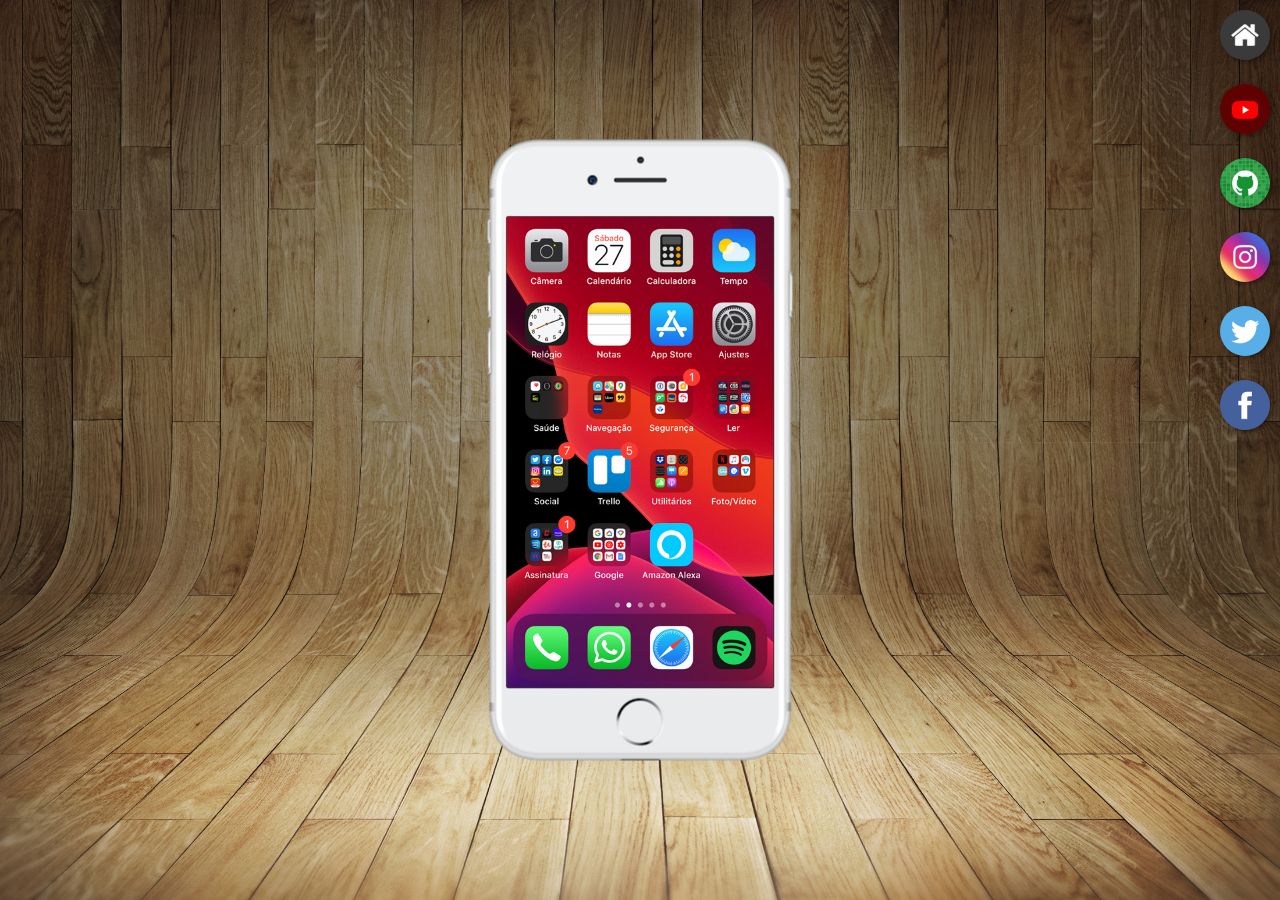
<file: index.html>
<!DOCTYPE html>
<html lang="pt-pt">
<head>
    <meta charset="UTF-8">
    <meta name="viewport" content="width=device-width, initial-scale=1.0">
    <link rel="shortcut icon" href="favicon.ico" type="image/x-icon">
    <title>Projeto Redes Sociais</title>
    <link rel="stylesheet" href="estilos/style.css">
</head>
<body>
   <main>
    <section id="telefone">
        <iframe src="home.html" name="tela" id="tela" frameborder="0">
            Seu navegador não é compatível com isso!
        </iframe>
    </section>
    <section id="redes-sociais">
        <a href="#" target="tela"><img src="imagens/logo-home.jpg" alt="Home"></a><br>
        <a href="#" target="tela"><img src="imagens/logo-youtube.jpg" alt="Youtube"></a><br>
        <a href="#" target="tela"><img src="imagens/logo-github.jpg" alt="Github"></a><br>
        <a href="#" target="tela"><img src="imagens/logo-instagram.jpg" alt="Instagram"></a><br>
        <a href="#" target="tela"><img src="imagens/logo-twitter.jpg" alt="Twiter"></a><br>
        <a href="#" target="tela"><img src="imagens/logo-facebook.jpg" alt="Facebook"></a><br>
    </section>
   </main>

</body>
</html>
</file>
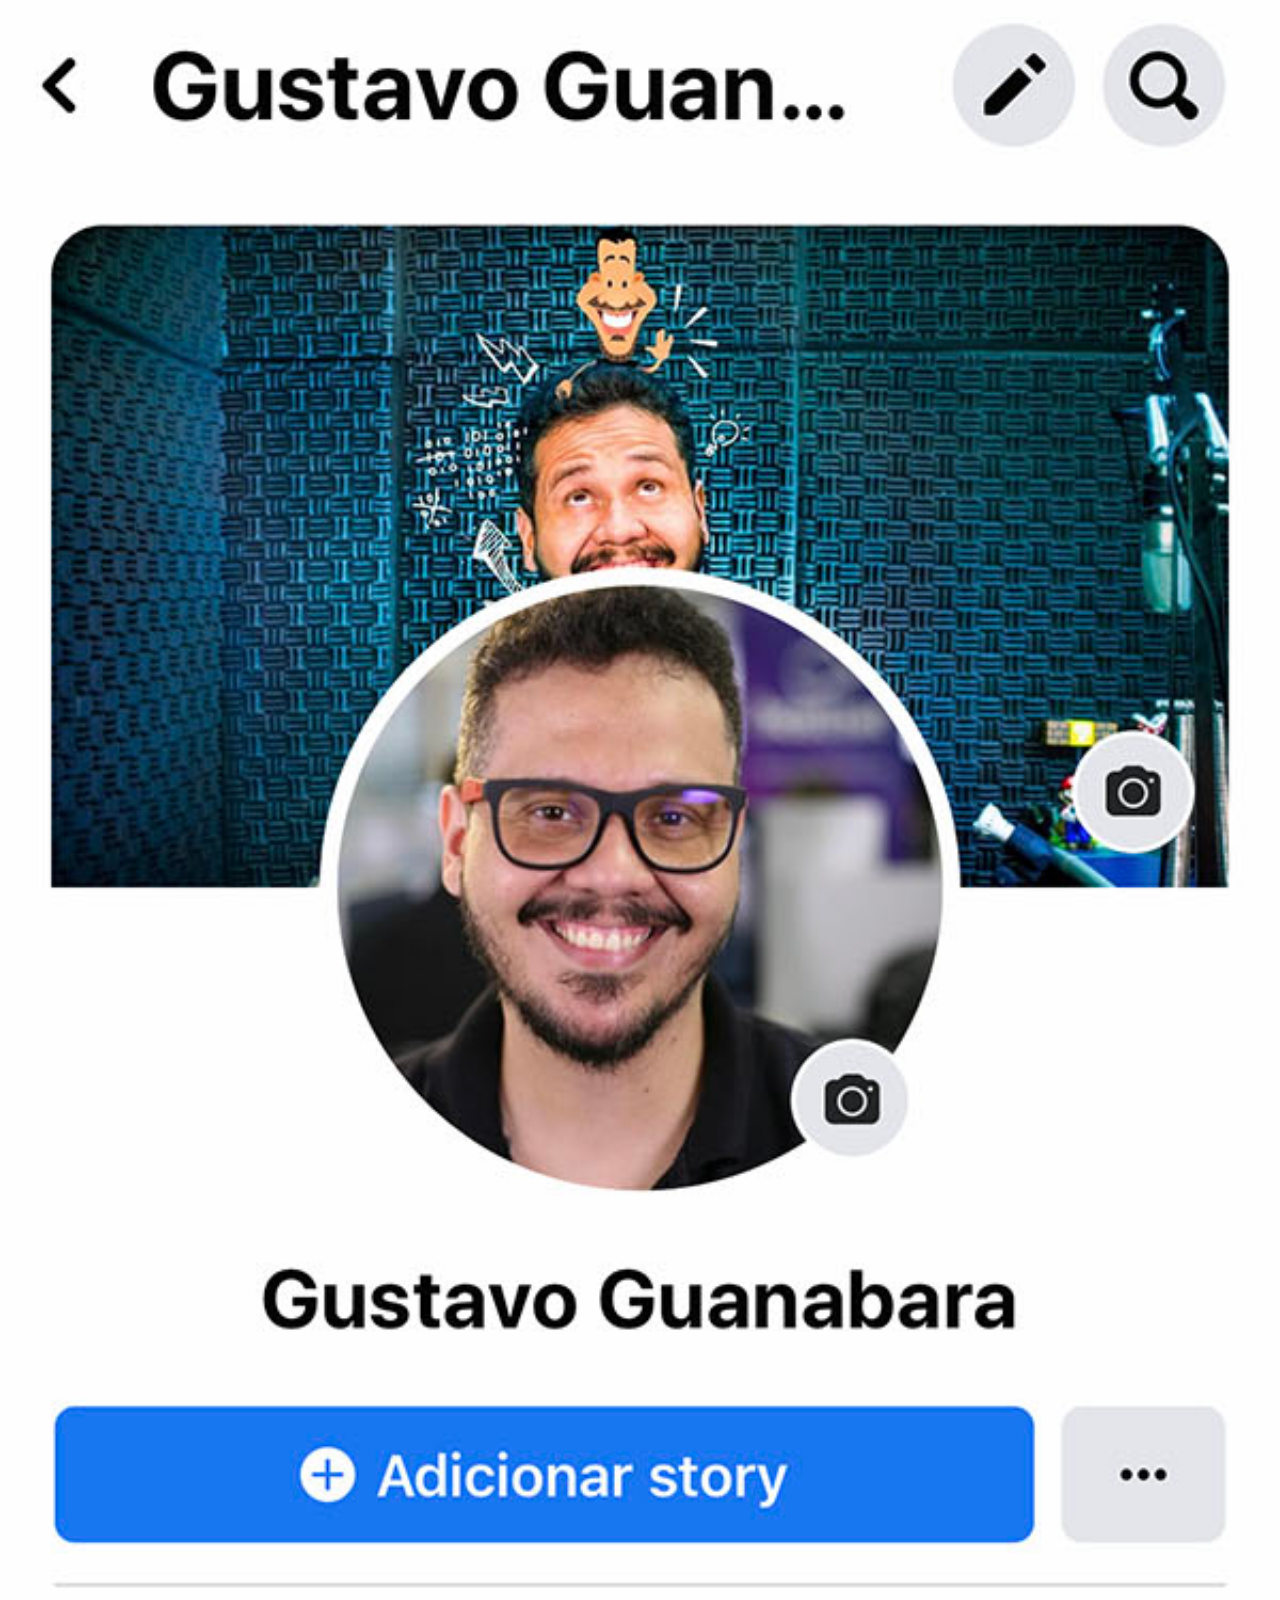
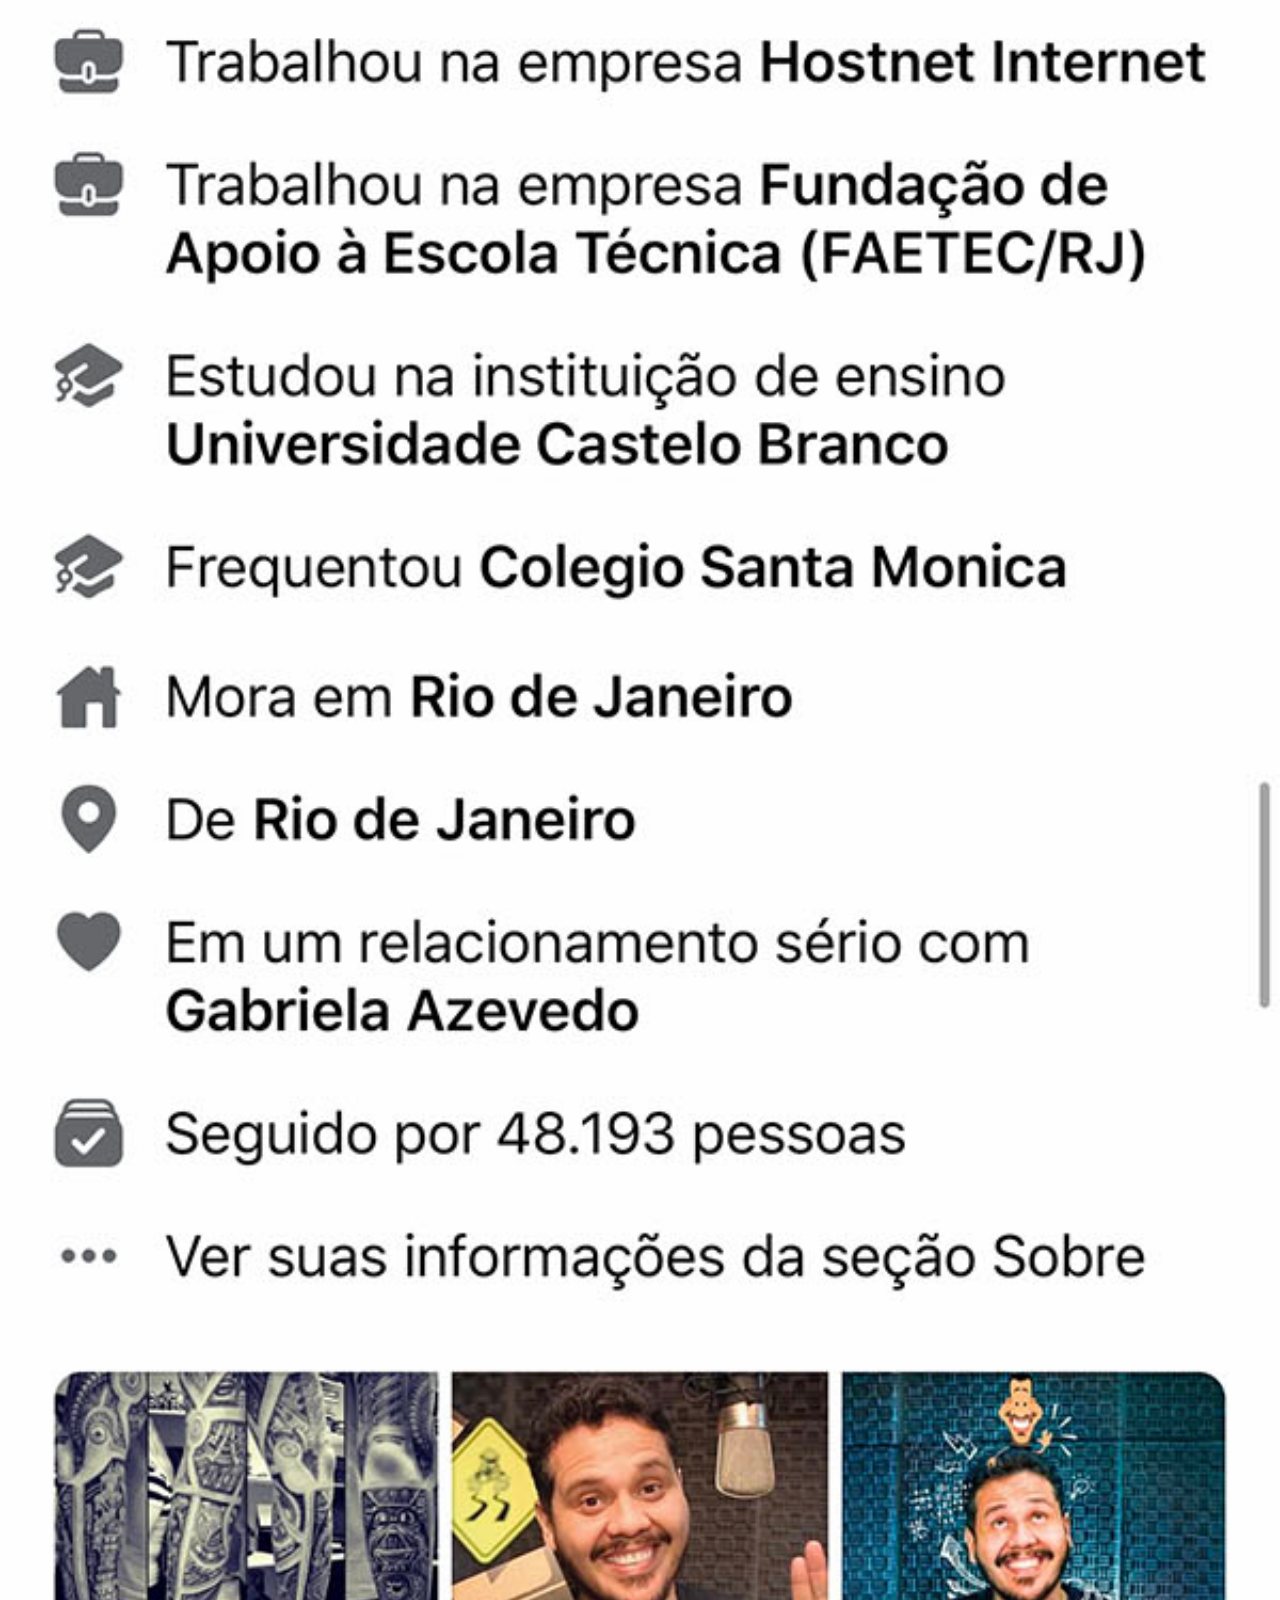
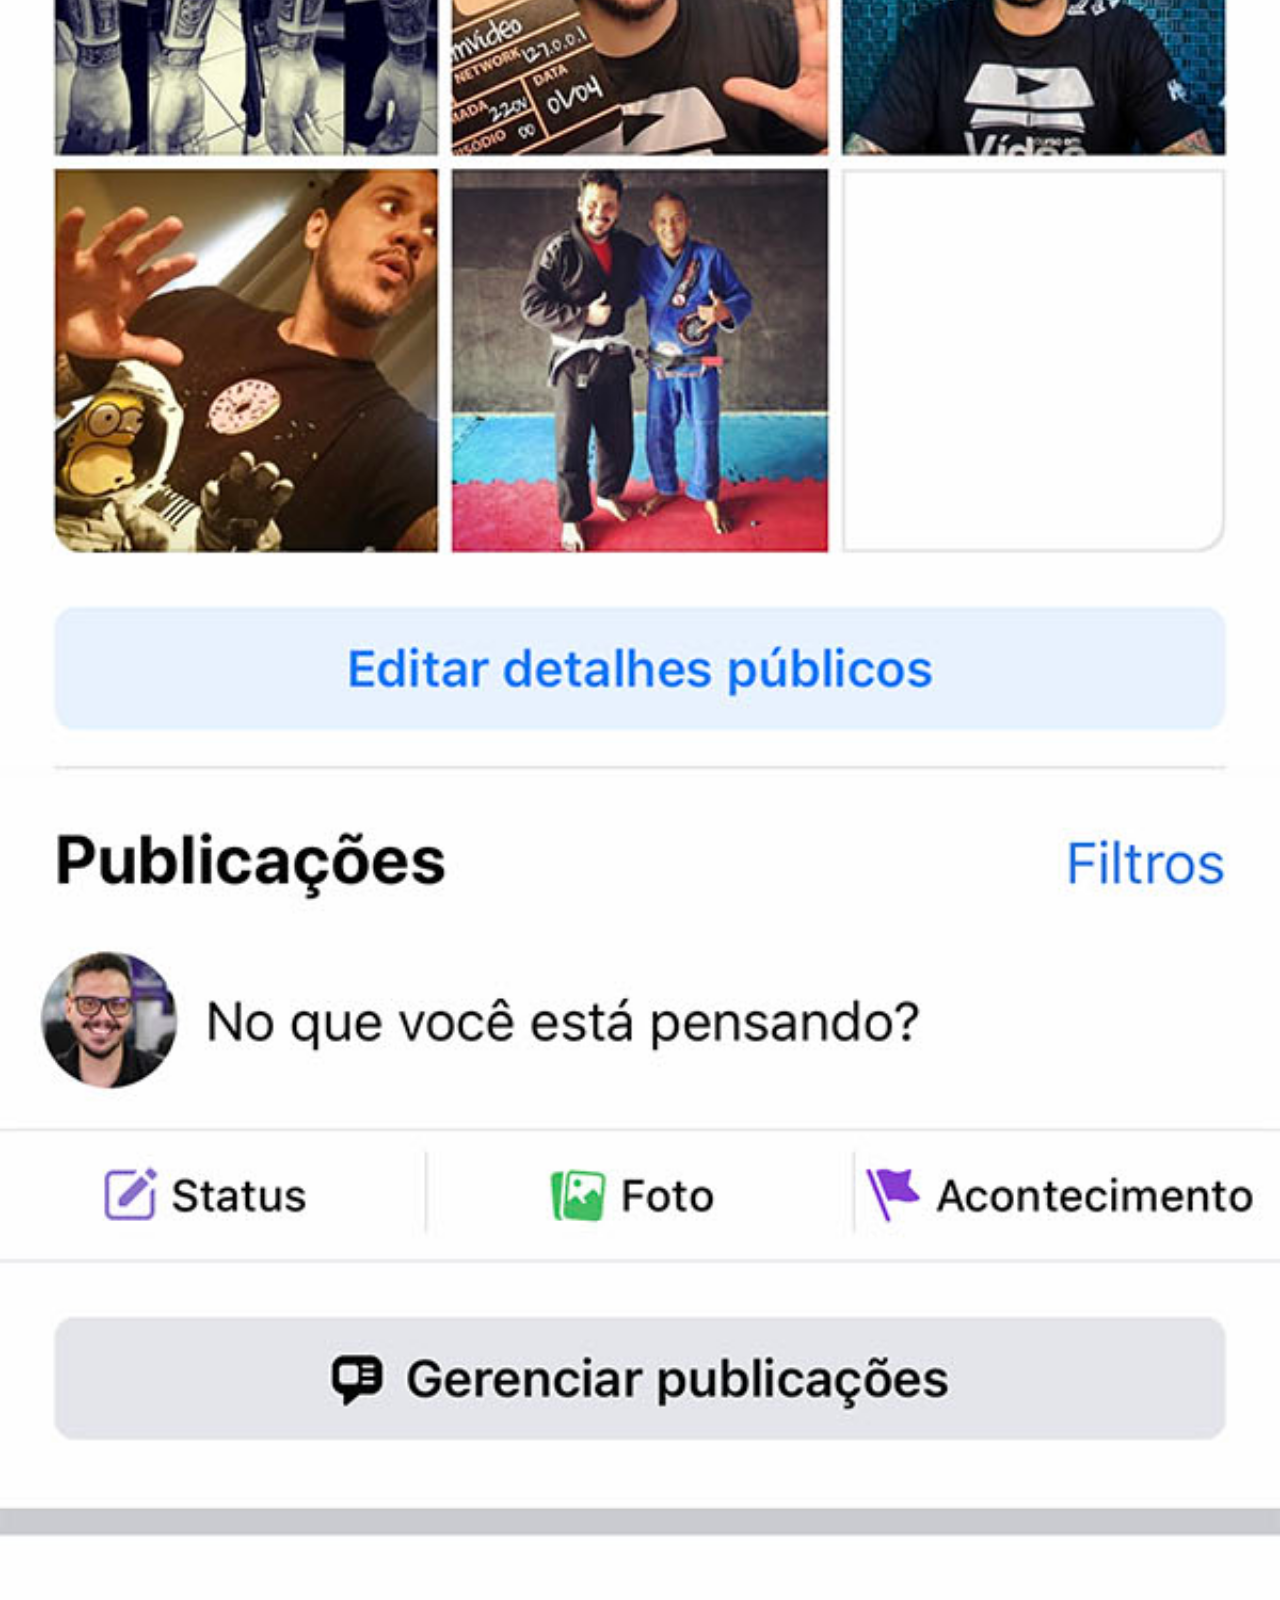
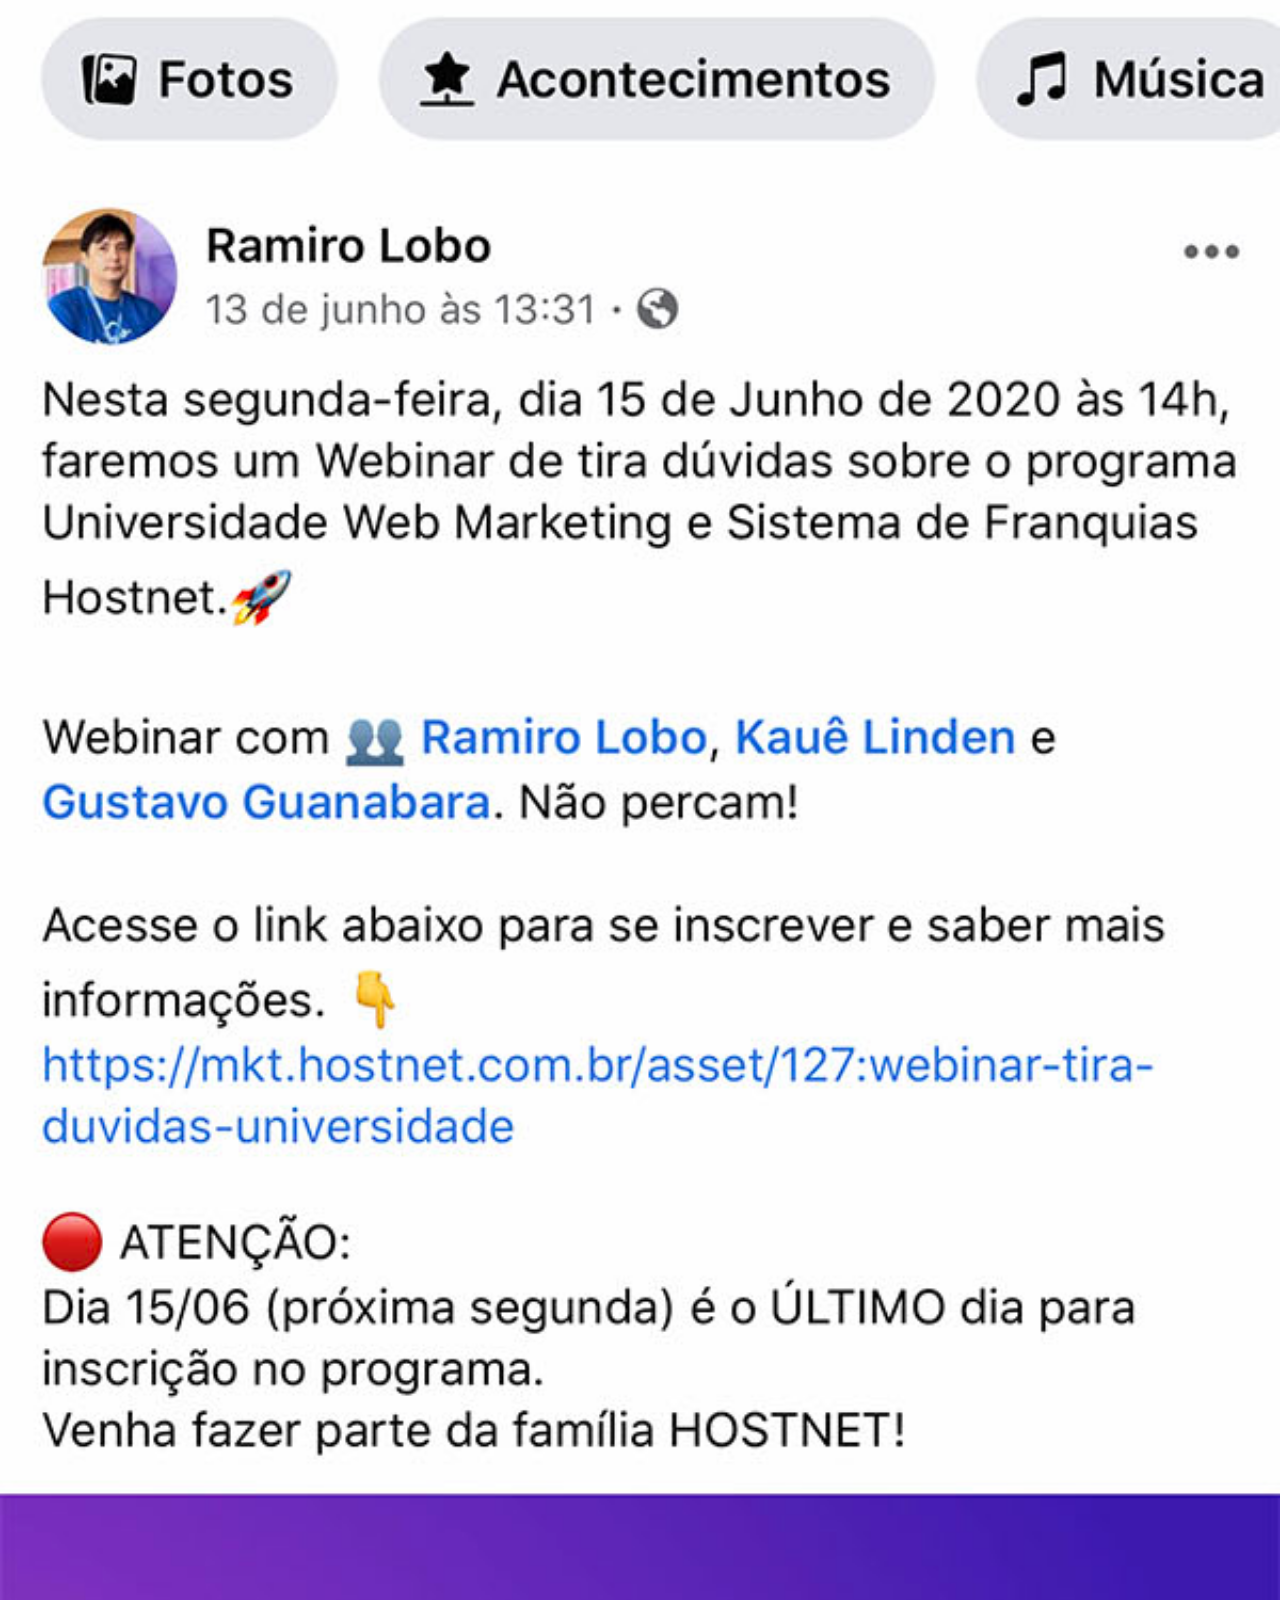
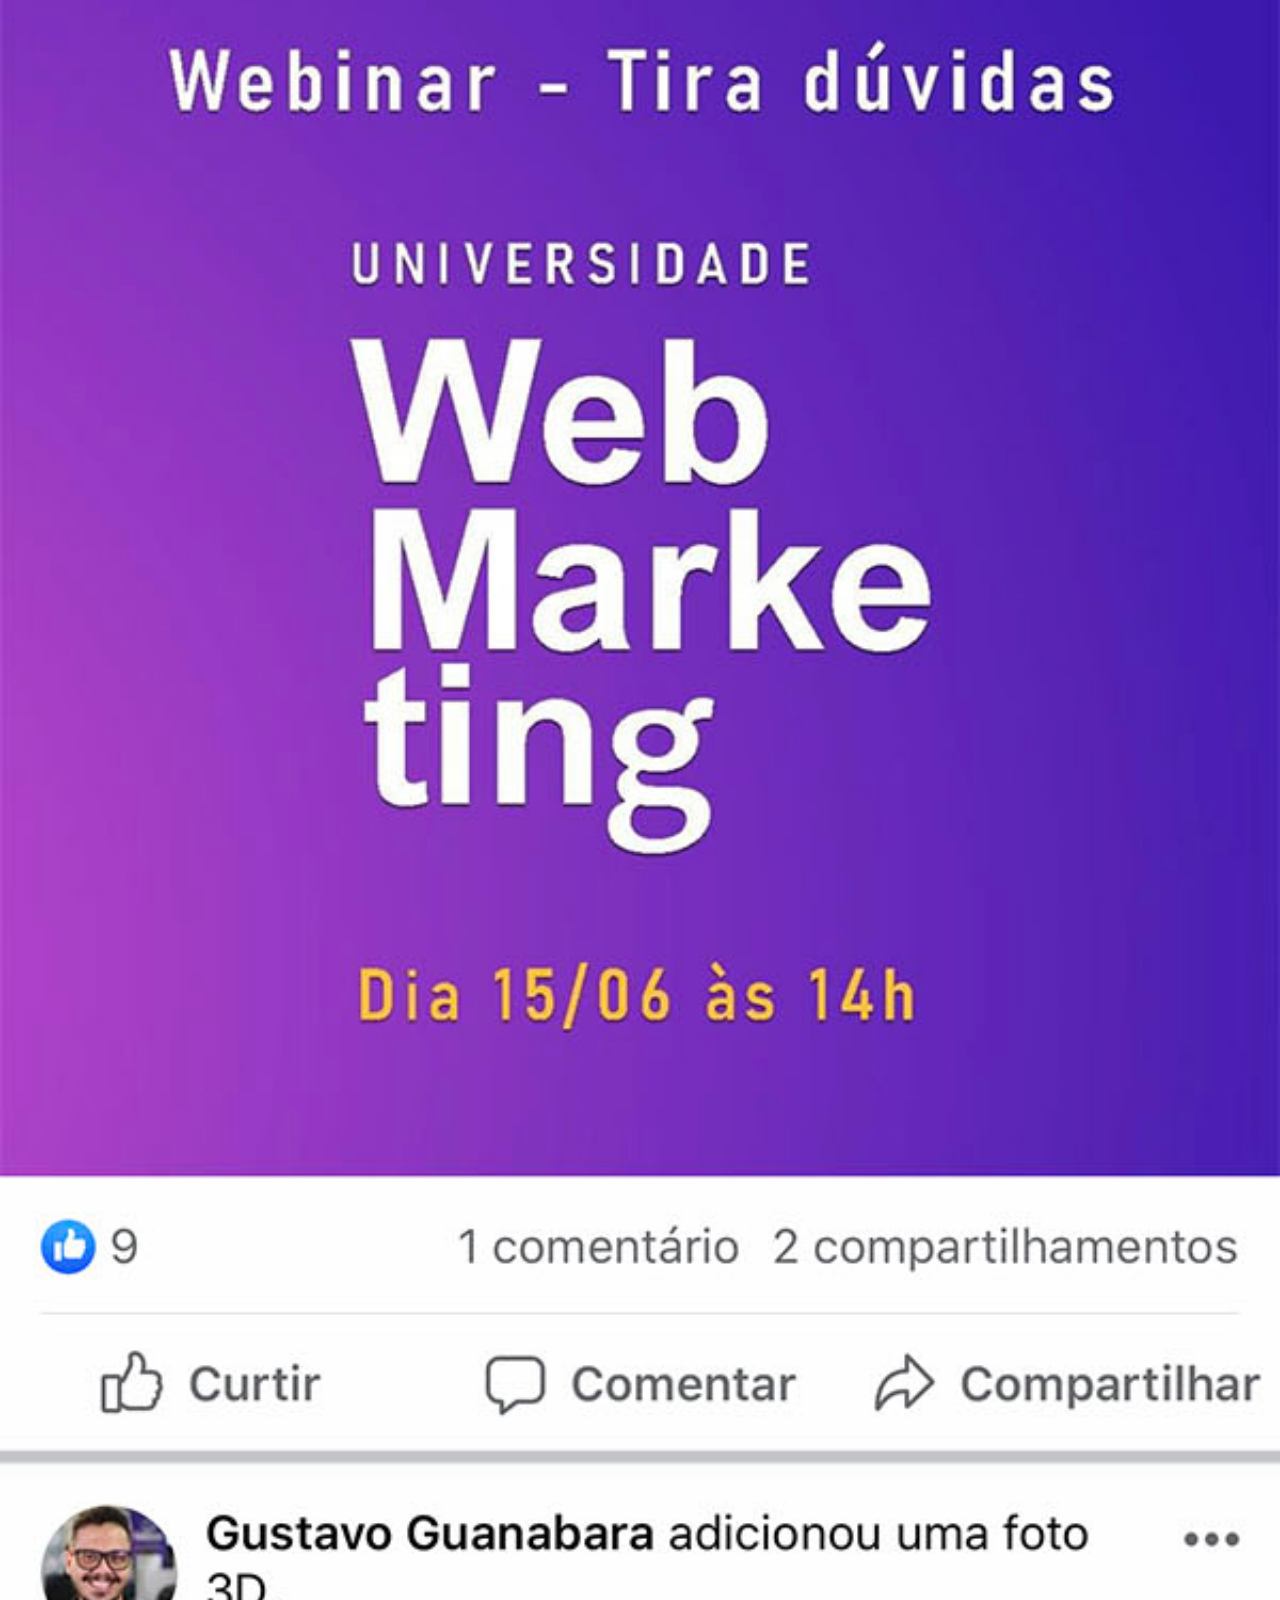
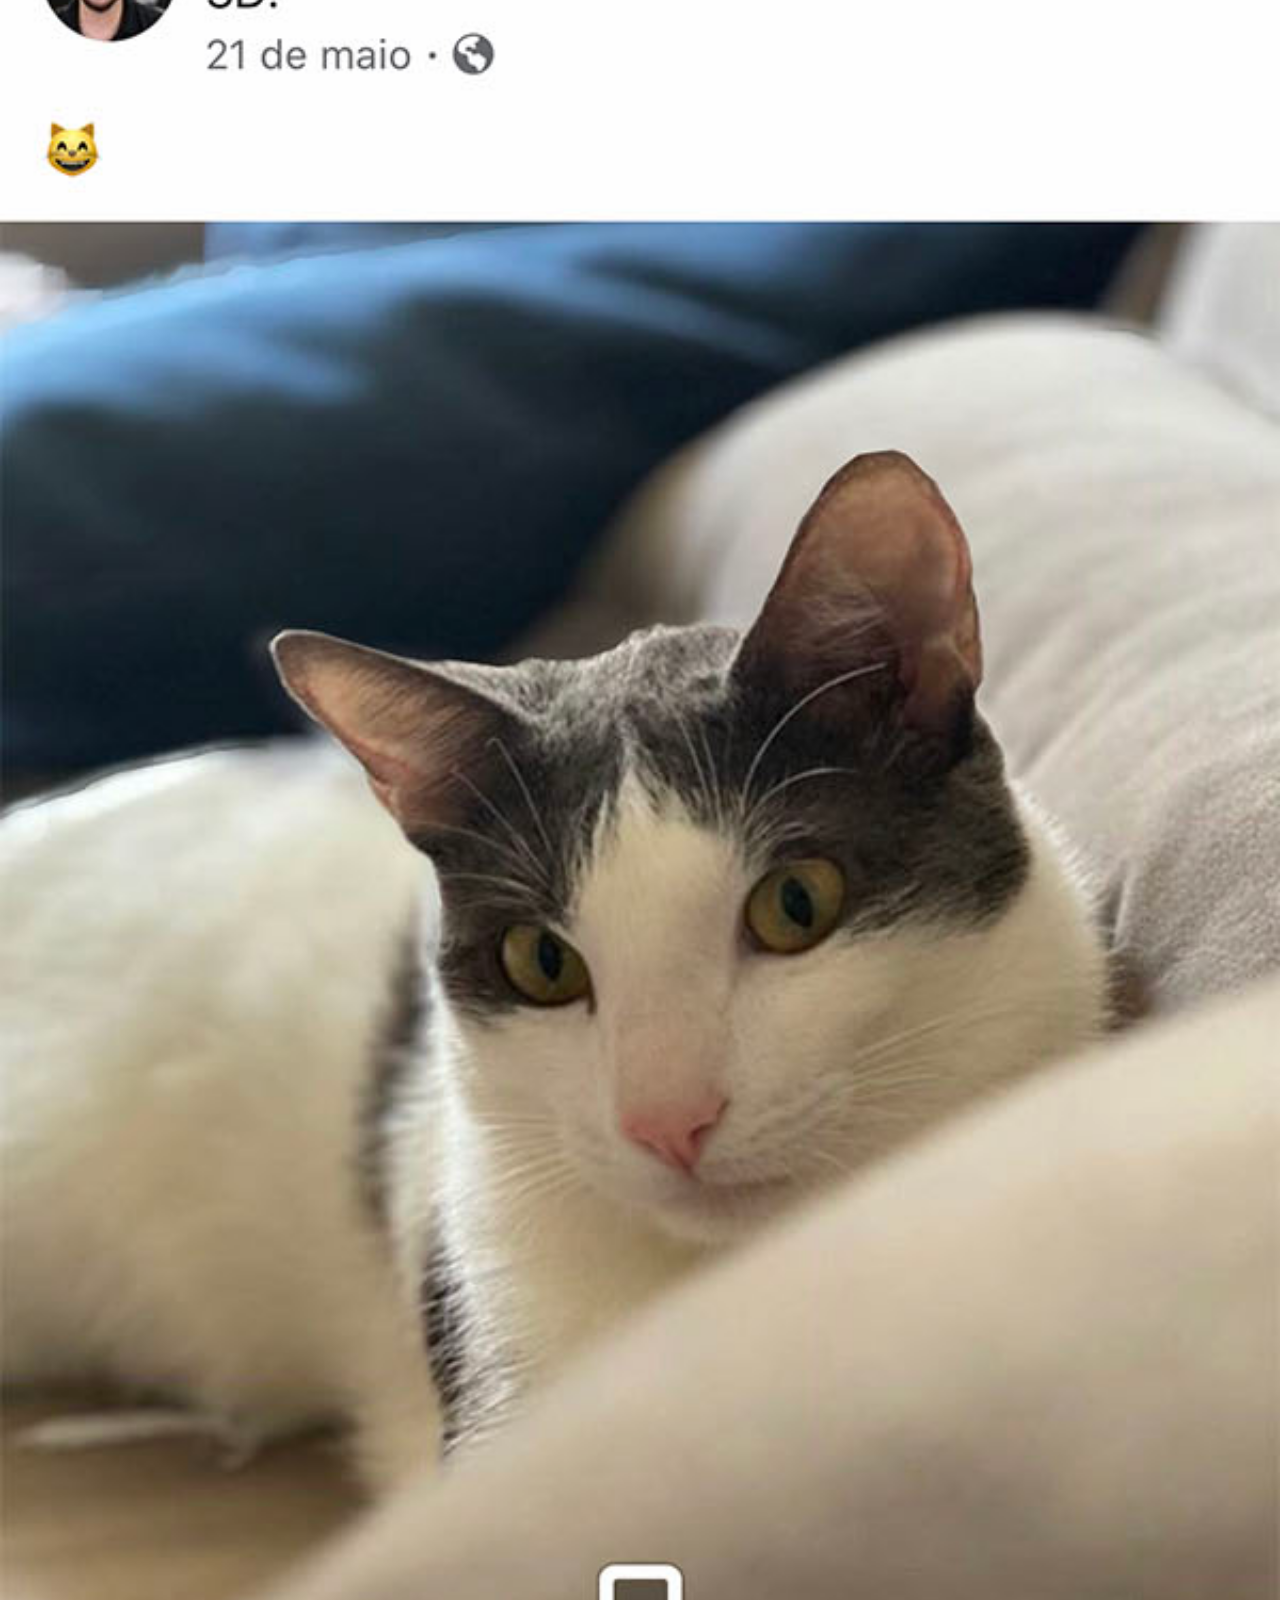
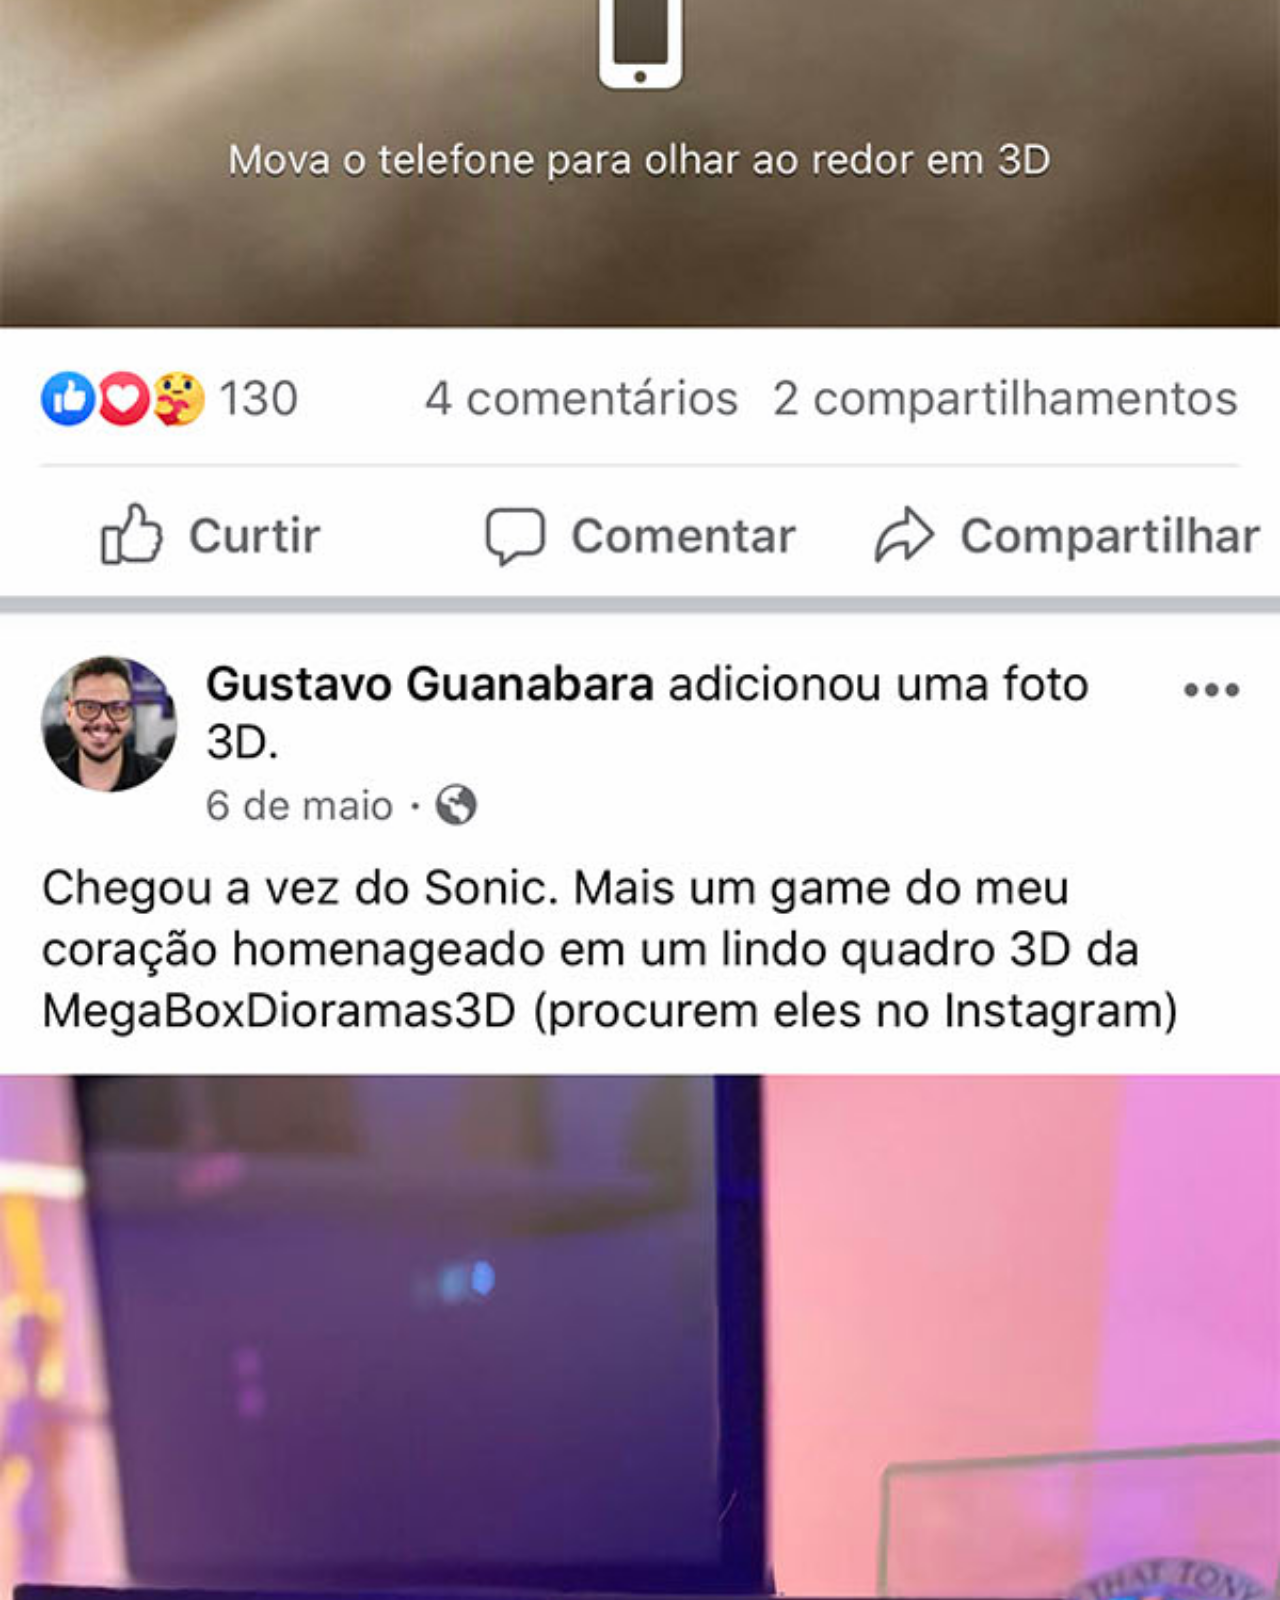
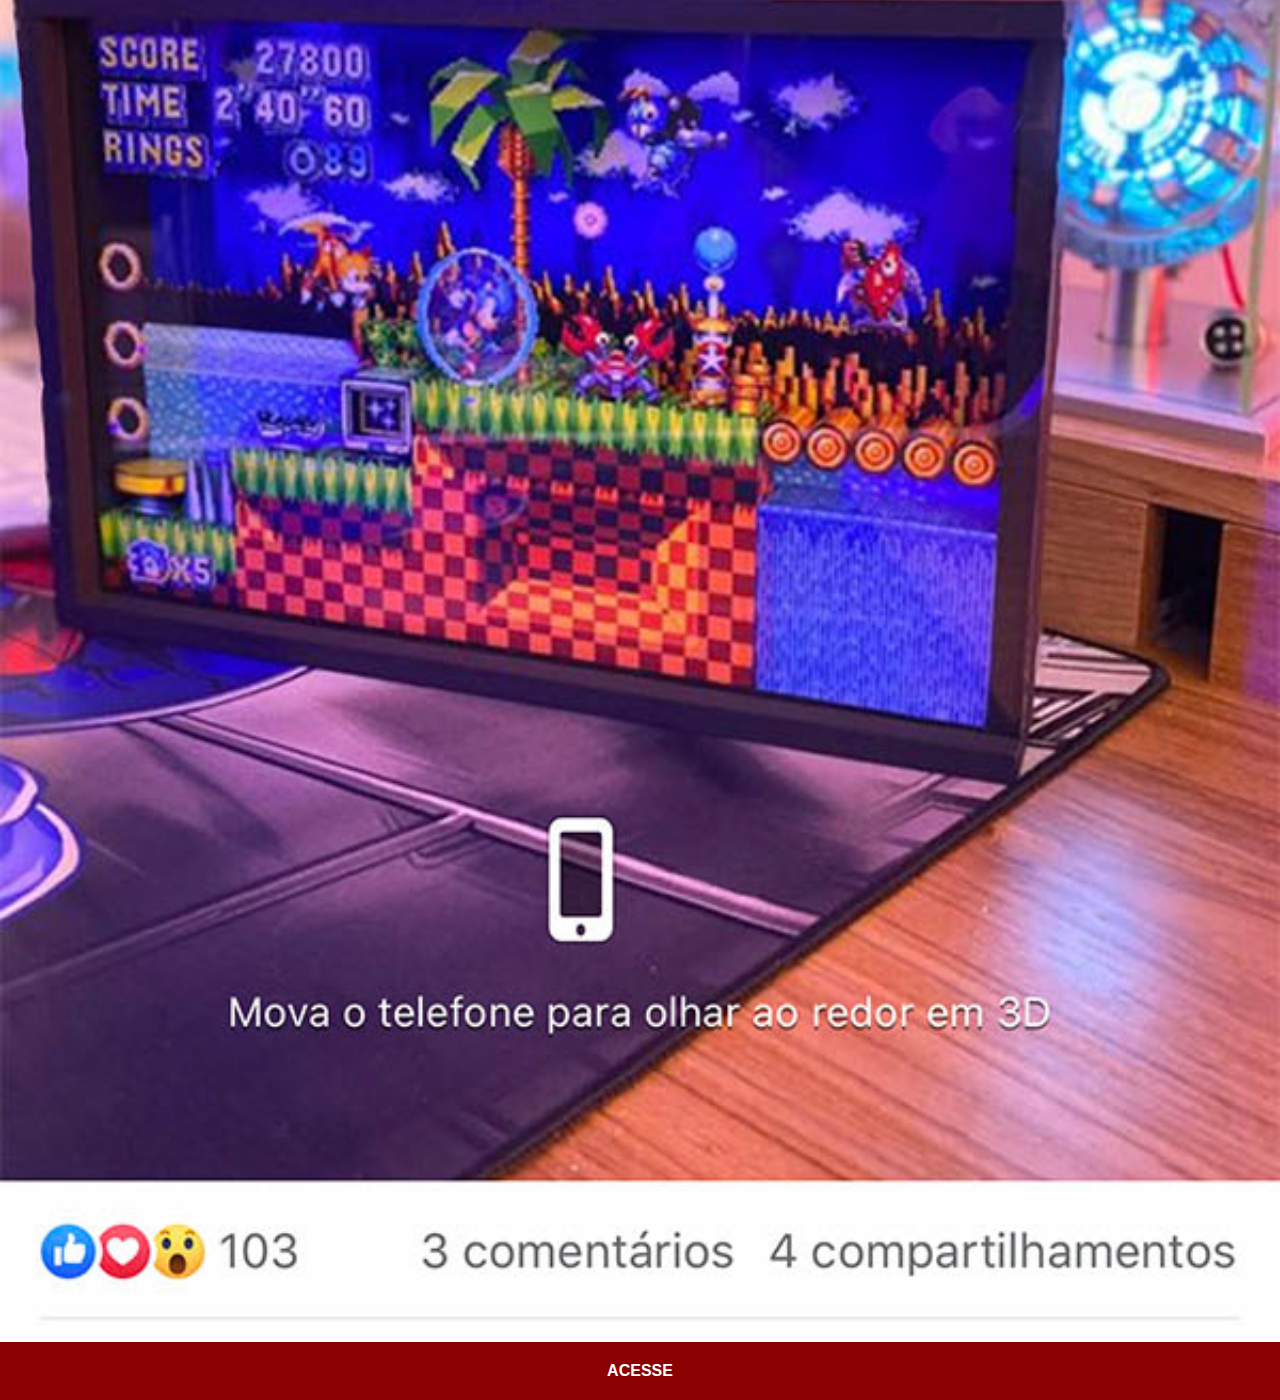
<file: facebook.html>
<!DOCTYPE html>
<html lang="pt-pt">
<head>
    <meta charset="UTF-8">
    <meta name="viewport" content="width=device-width, initial-scale=1.0">
    <title>Facebook</title>
    <link rel="stylesheet" href="estilos/social.css">
</head>
<body>
    <img src="imagens/tela-facebook.jpg" alt="Facebook">
    <a href="https://www.instagram.com/gustavoguanbara/" target="_blank">ACESSE</a>
</body>
</html>
</file>
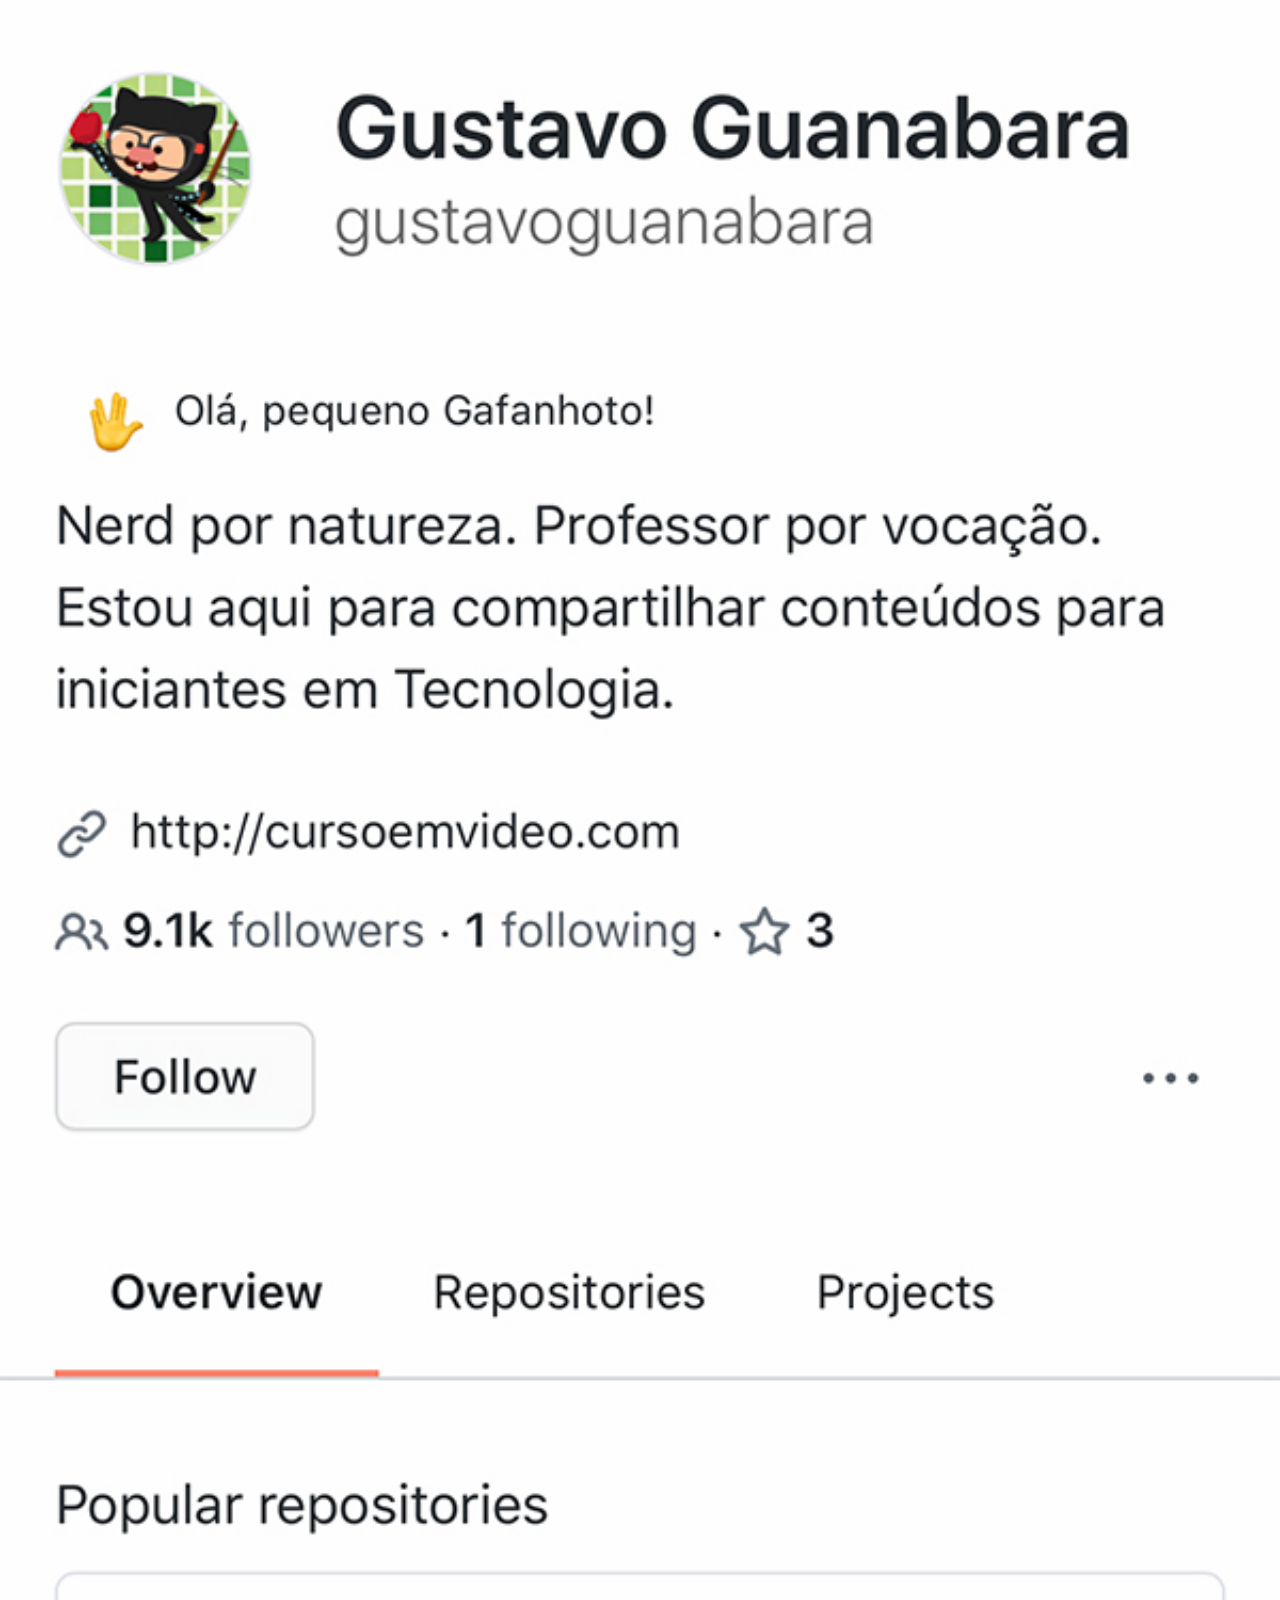
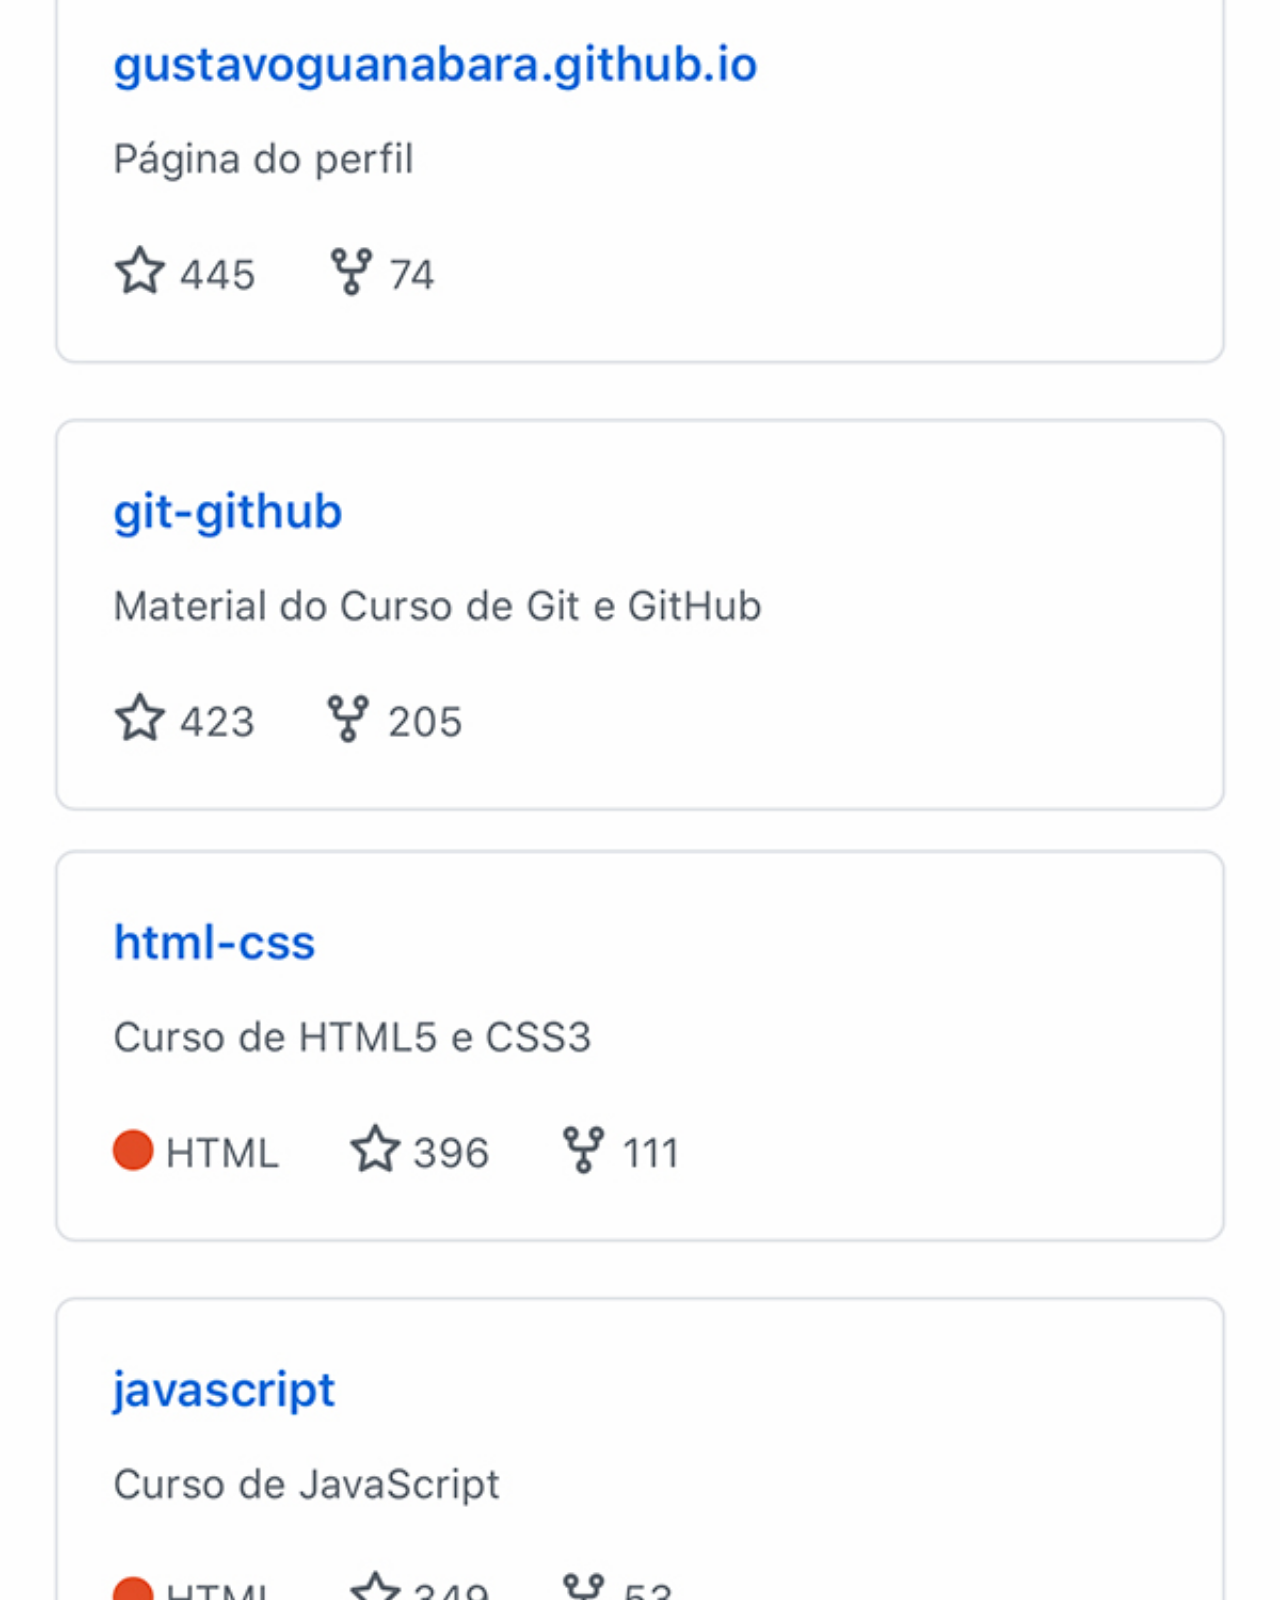
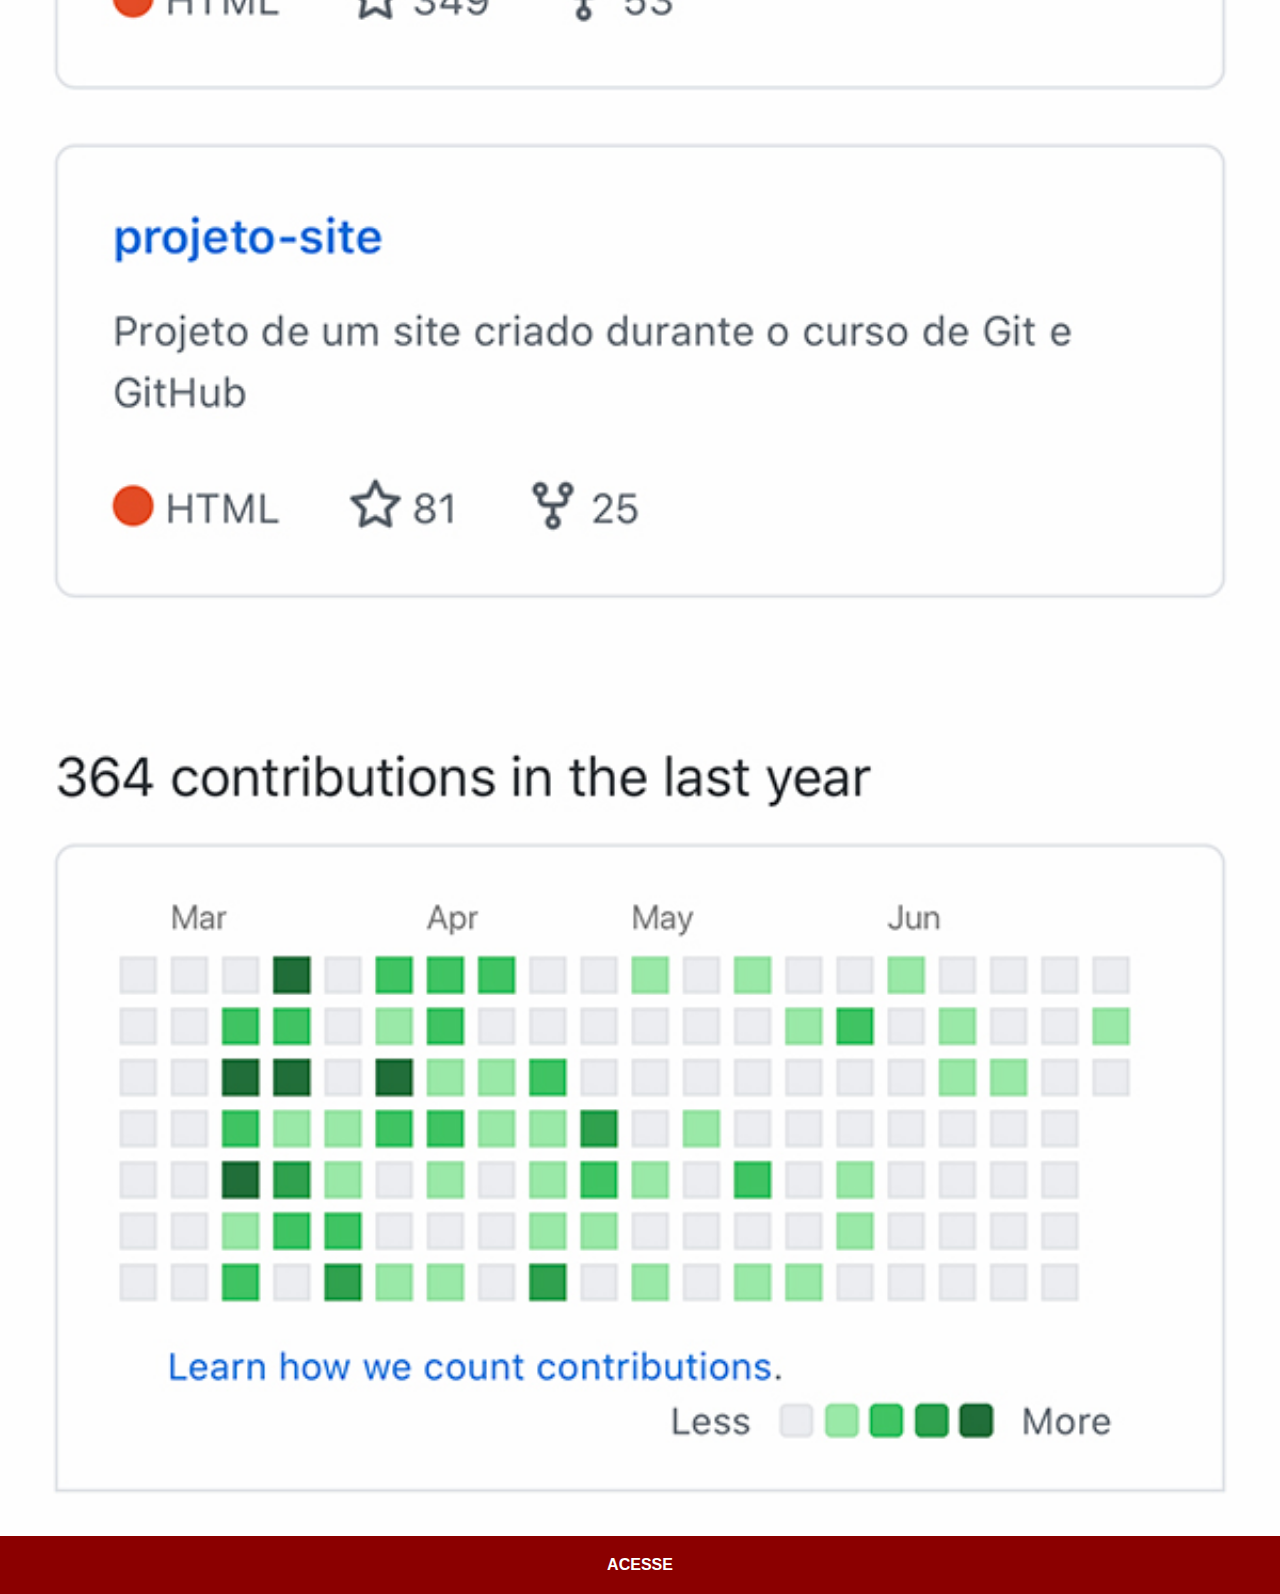
<file: github.html>
<!DOCTYPE html>
<html lang="pt-pt">
<head>
    <meta charset="UTF-8">
    <meta name="viewport" content="width=device-width, initial-scale=1.0">
    <title>Github</title>
    <link rel="stylesheet" href="estilos/social.css">
</head>
<body>
    <img src="imagens/tela-github.jpg" alt="Github">
    <a href="https://github.com/gustavoguanbara/" target="_blank">ACESSE</a>
</body>
</html>
</file>
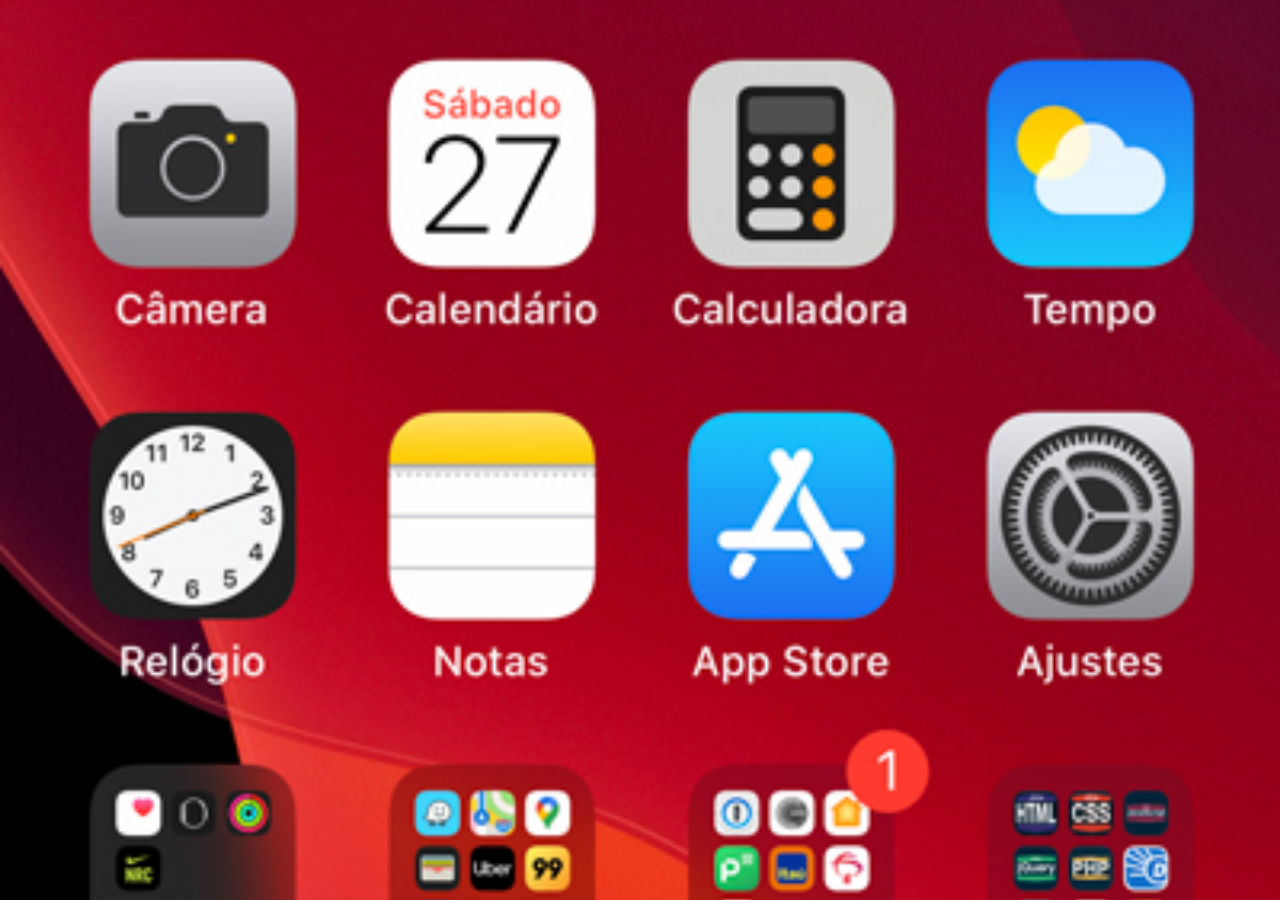
<file: home.html>
<!DOCTYPE html>
<html lang="pt-pt">
<head>
    <meta charset="UTF-8">
    <meta name="viewport" content="width=device-width, initial-scale=1.0">
    <title>Home</title>
</head>
<style>
    * {
        margin: 0px;
        padding: 0px;
    }

    body{
        width: 100vw;
        height: 100vh;
        background: black url('imagens/tela-home.jpg') no-repeat top center;
        background-size: cover;

    }
</style>
<body>
    
</body>
</html>
</file>
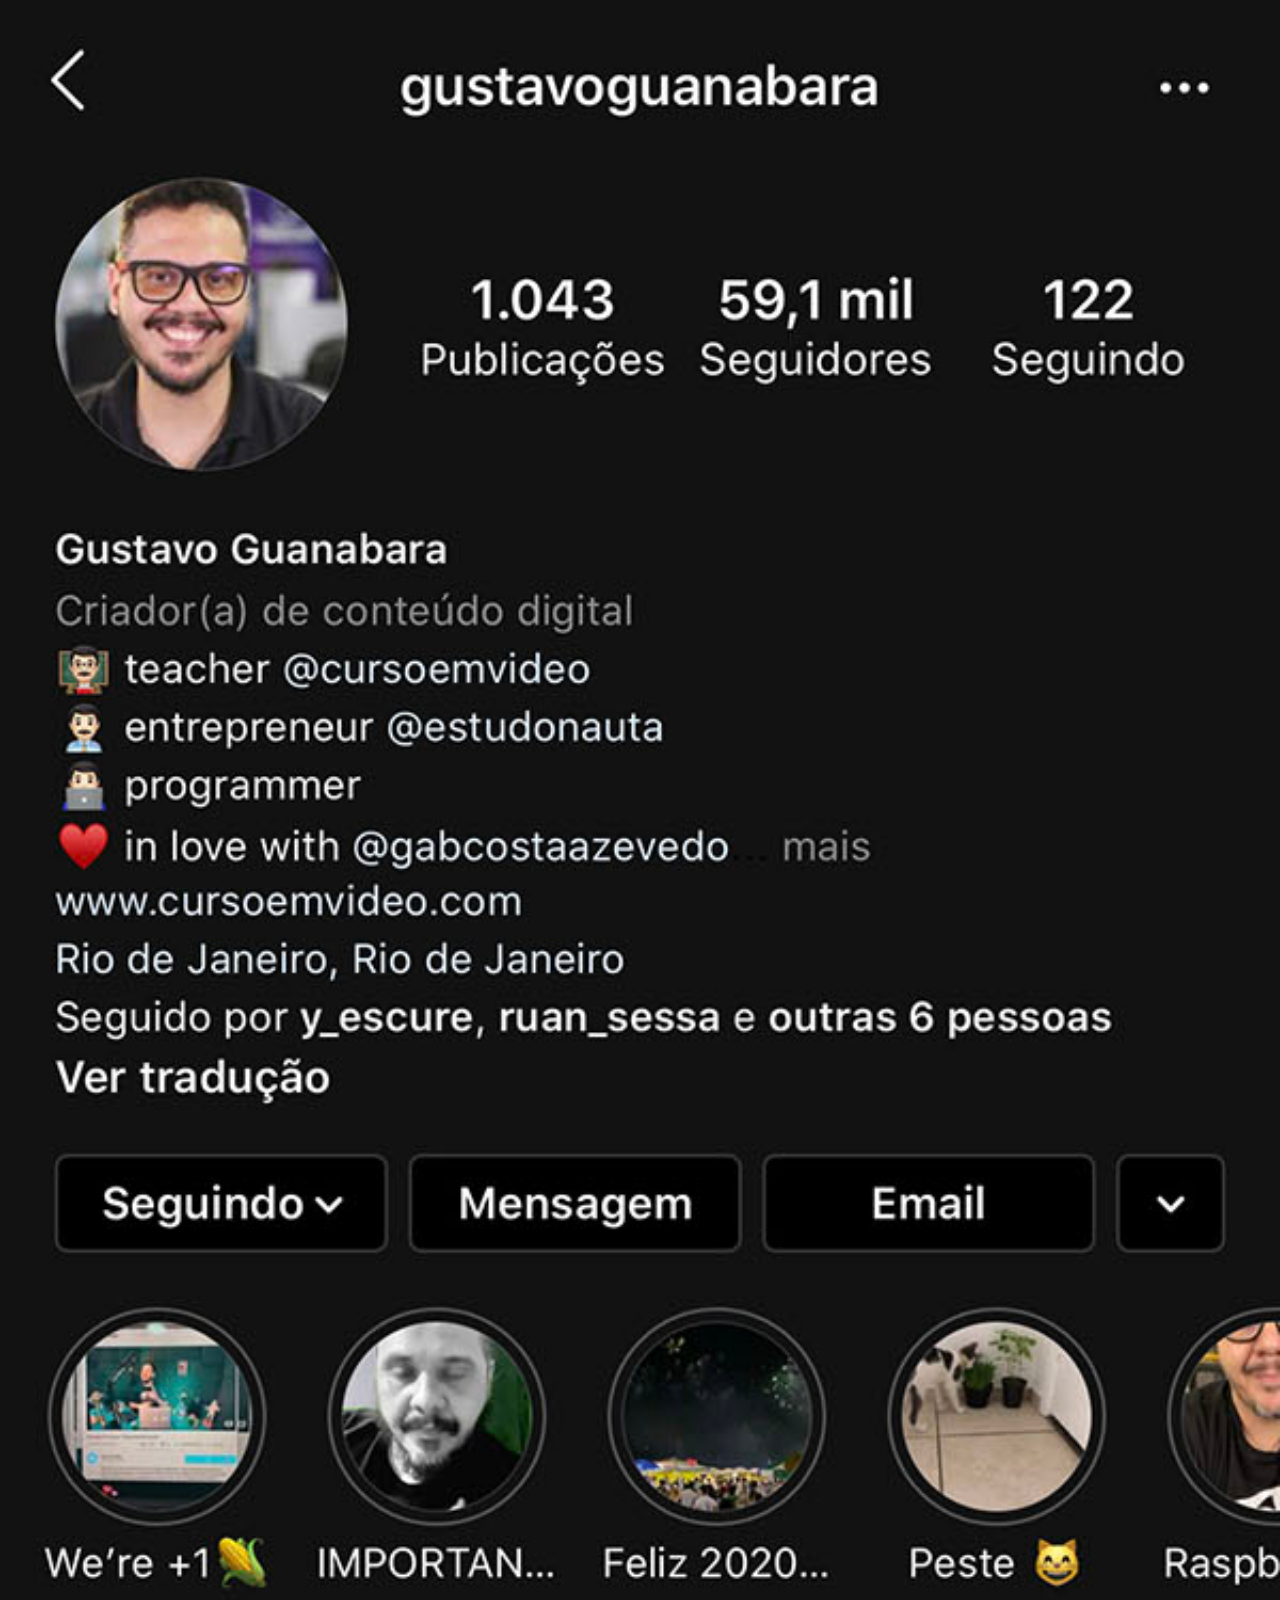
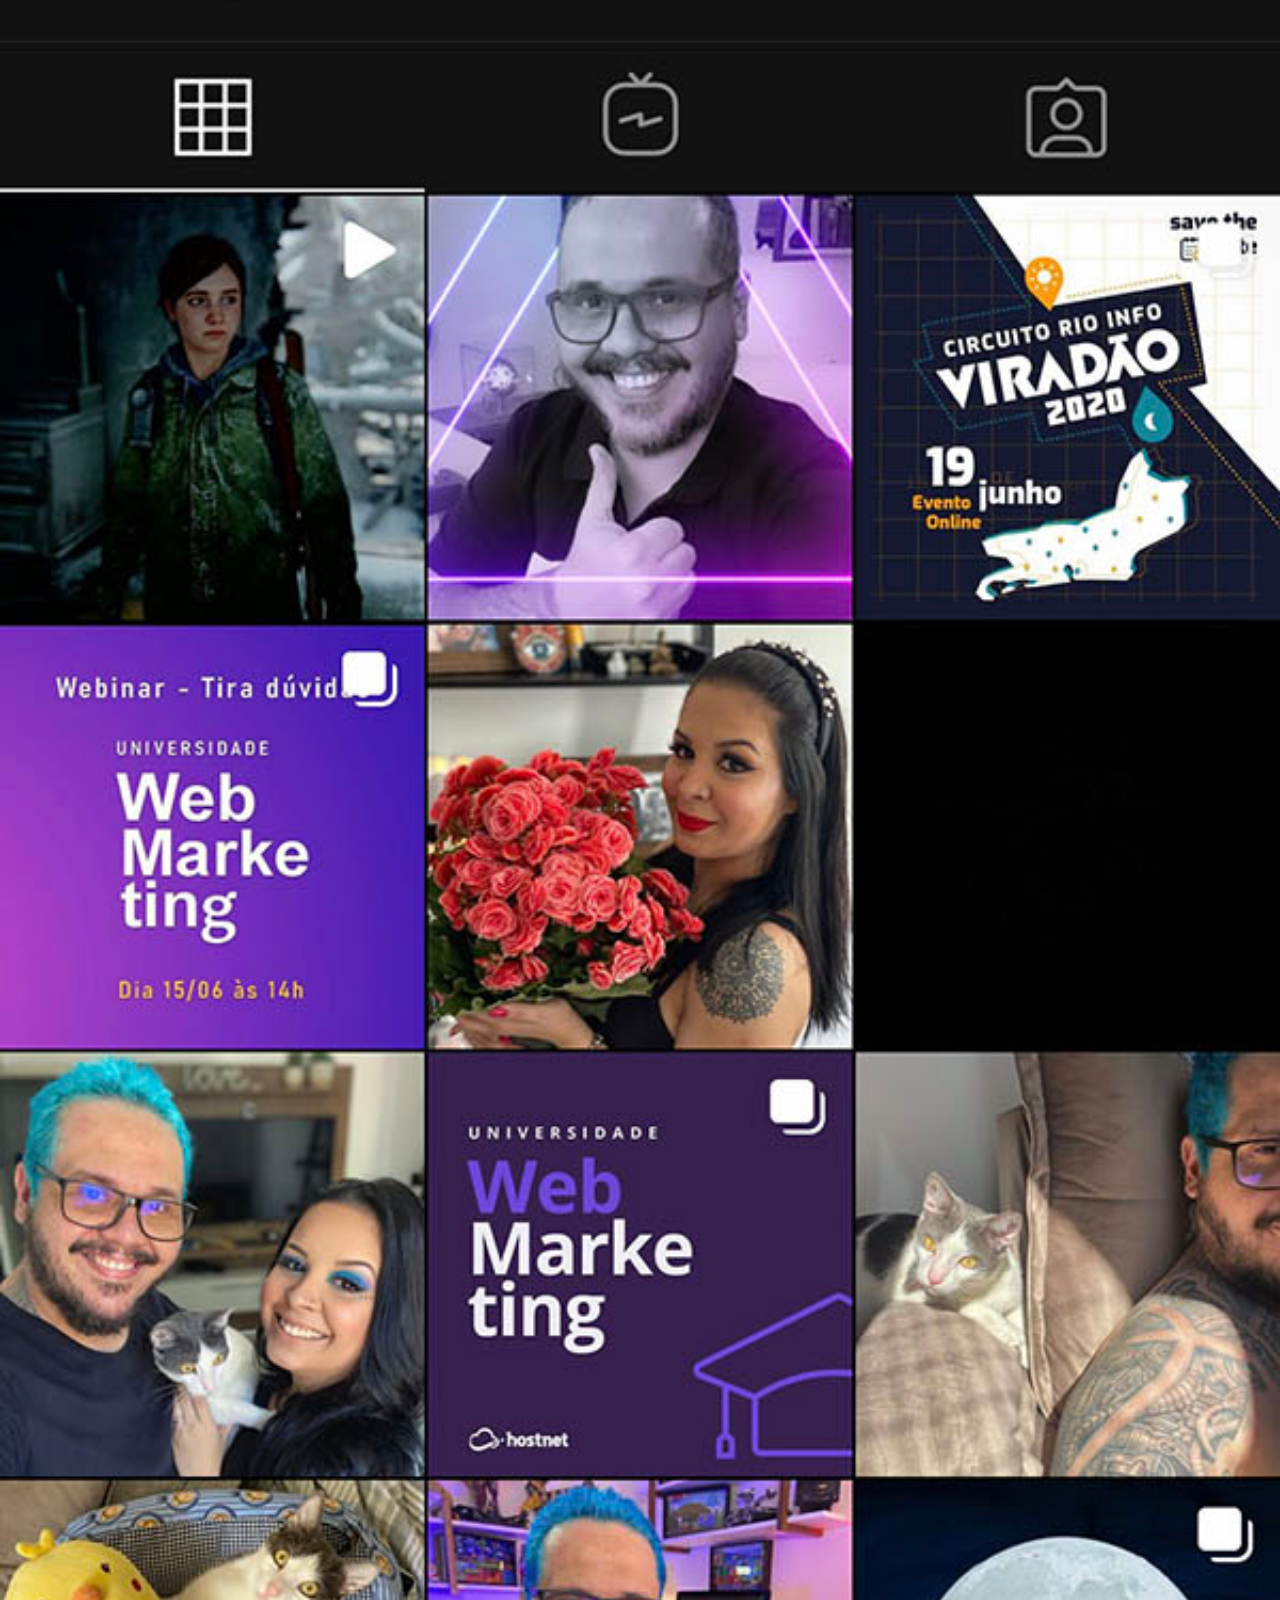
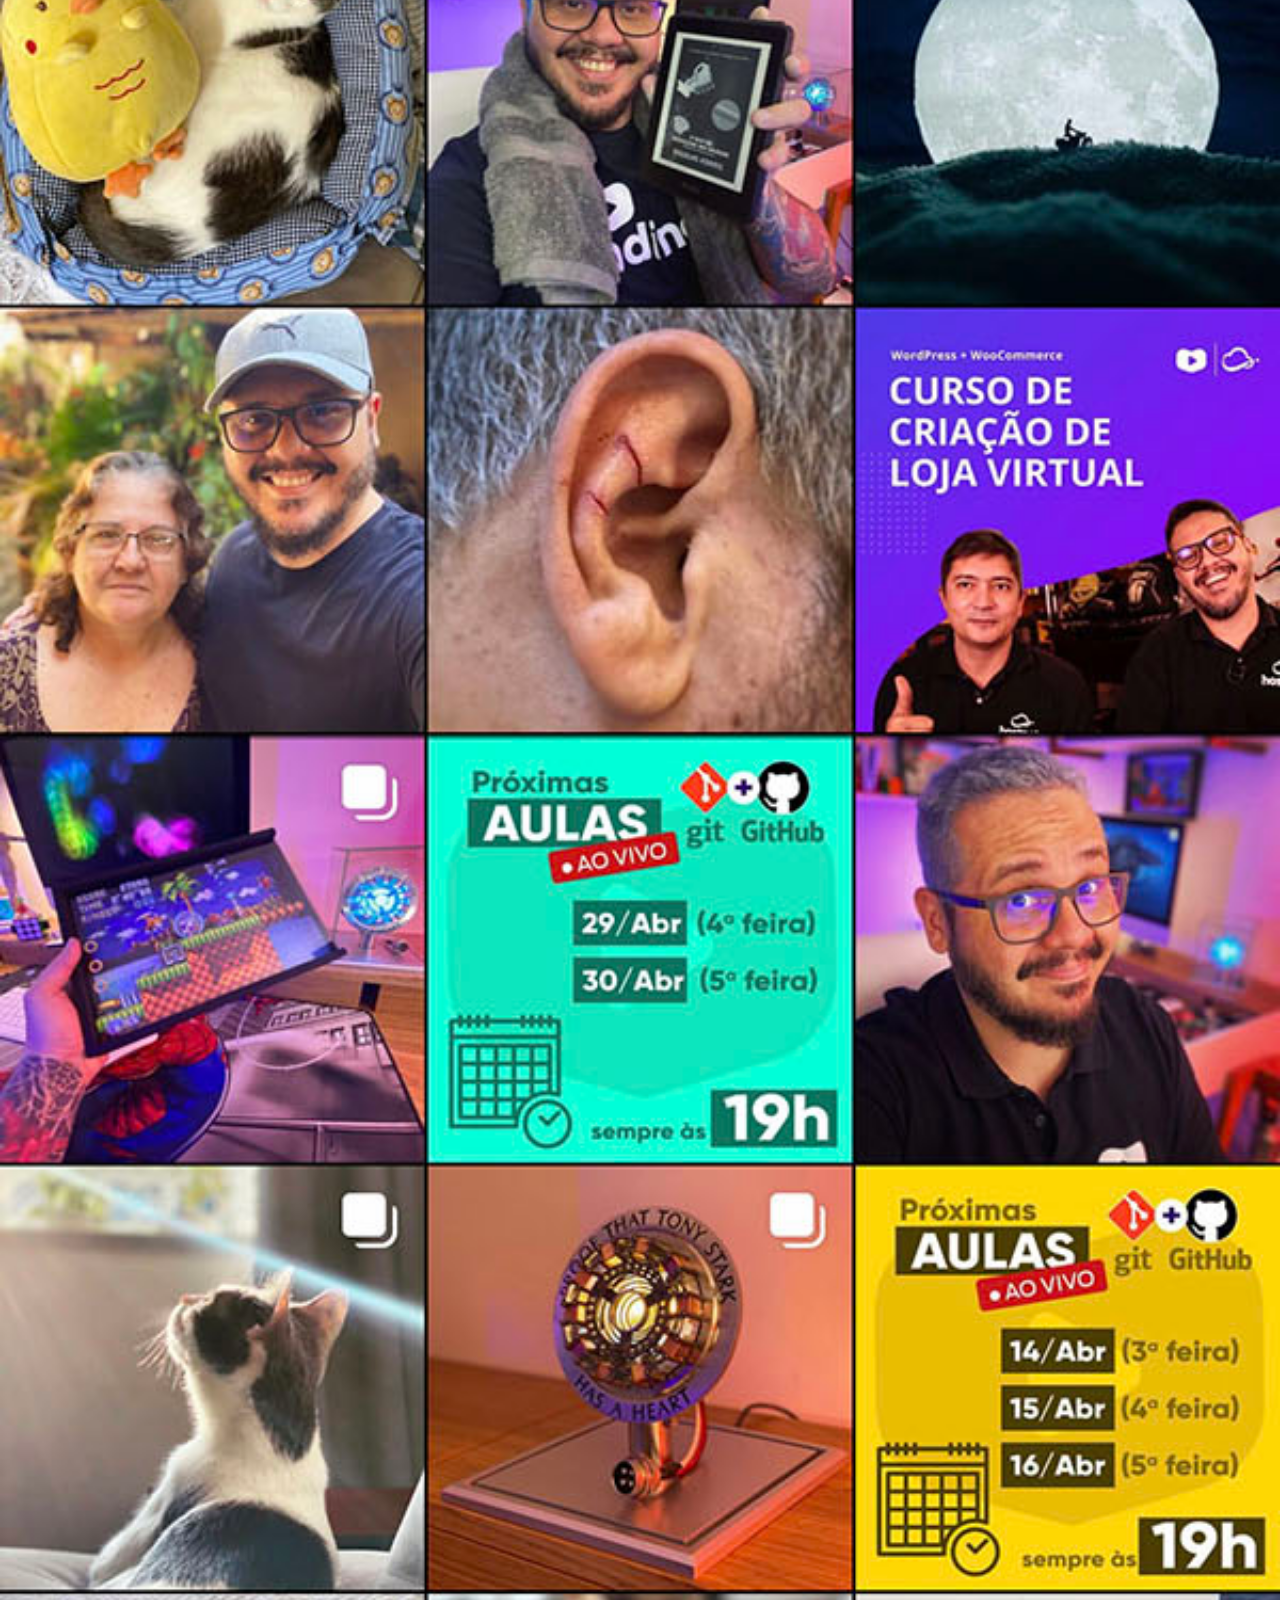
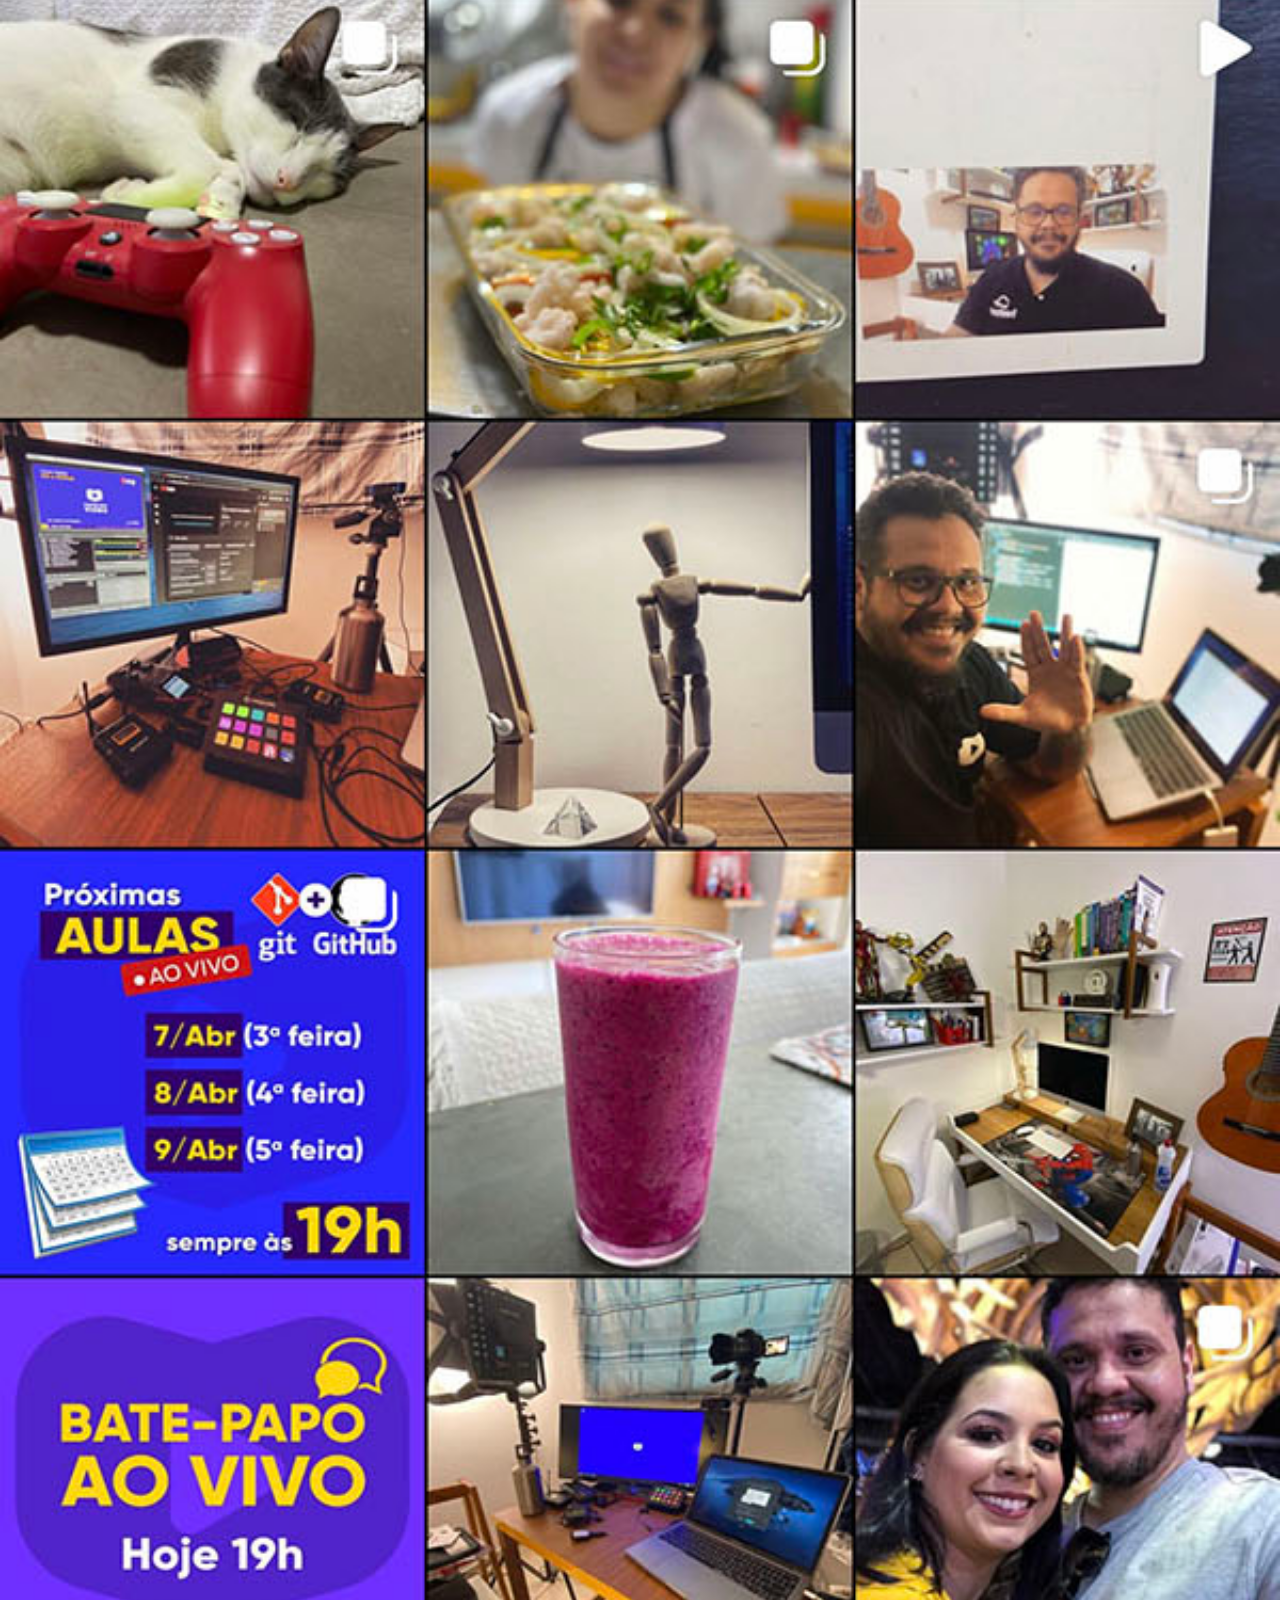
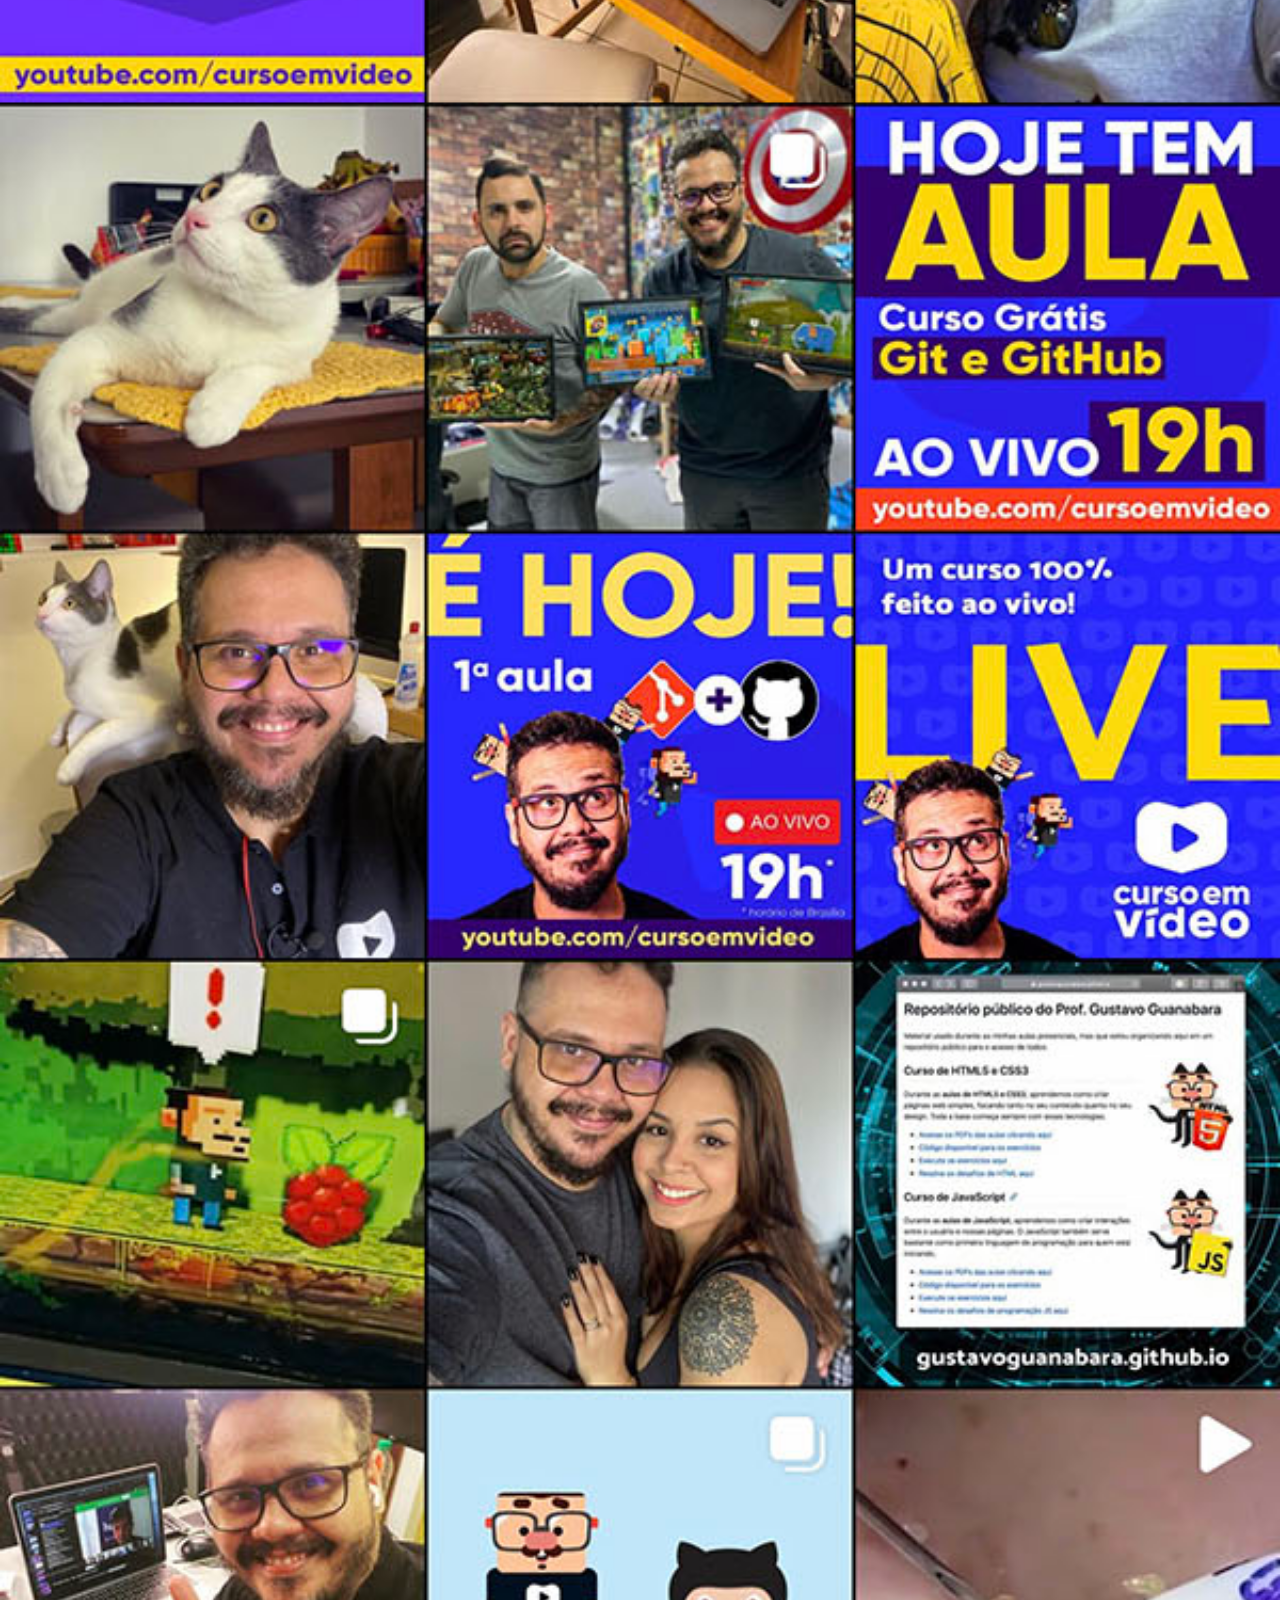
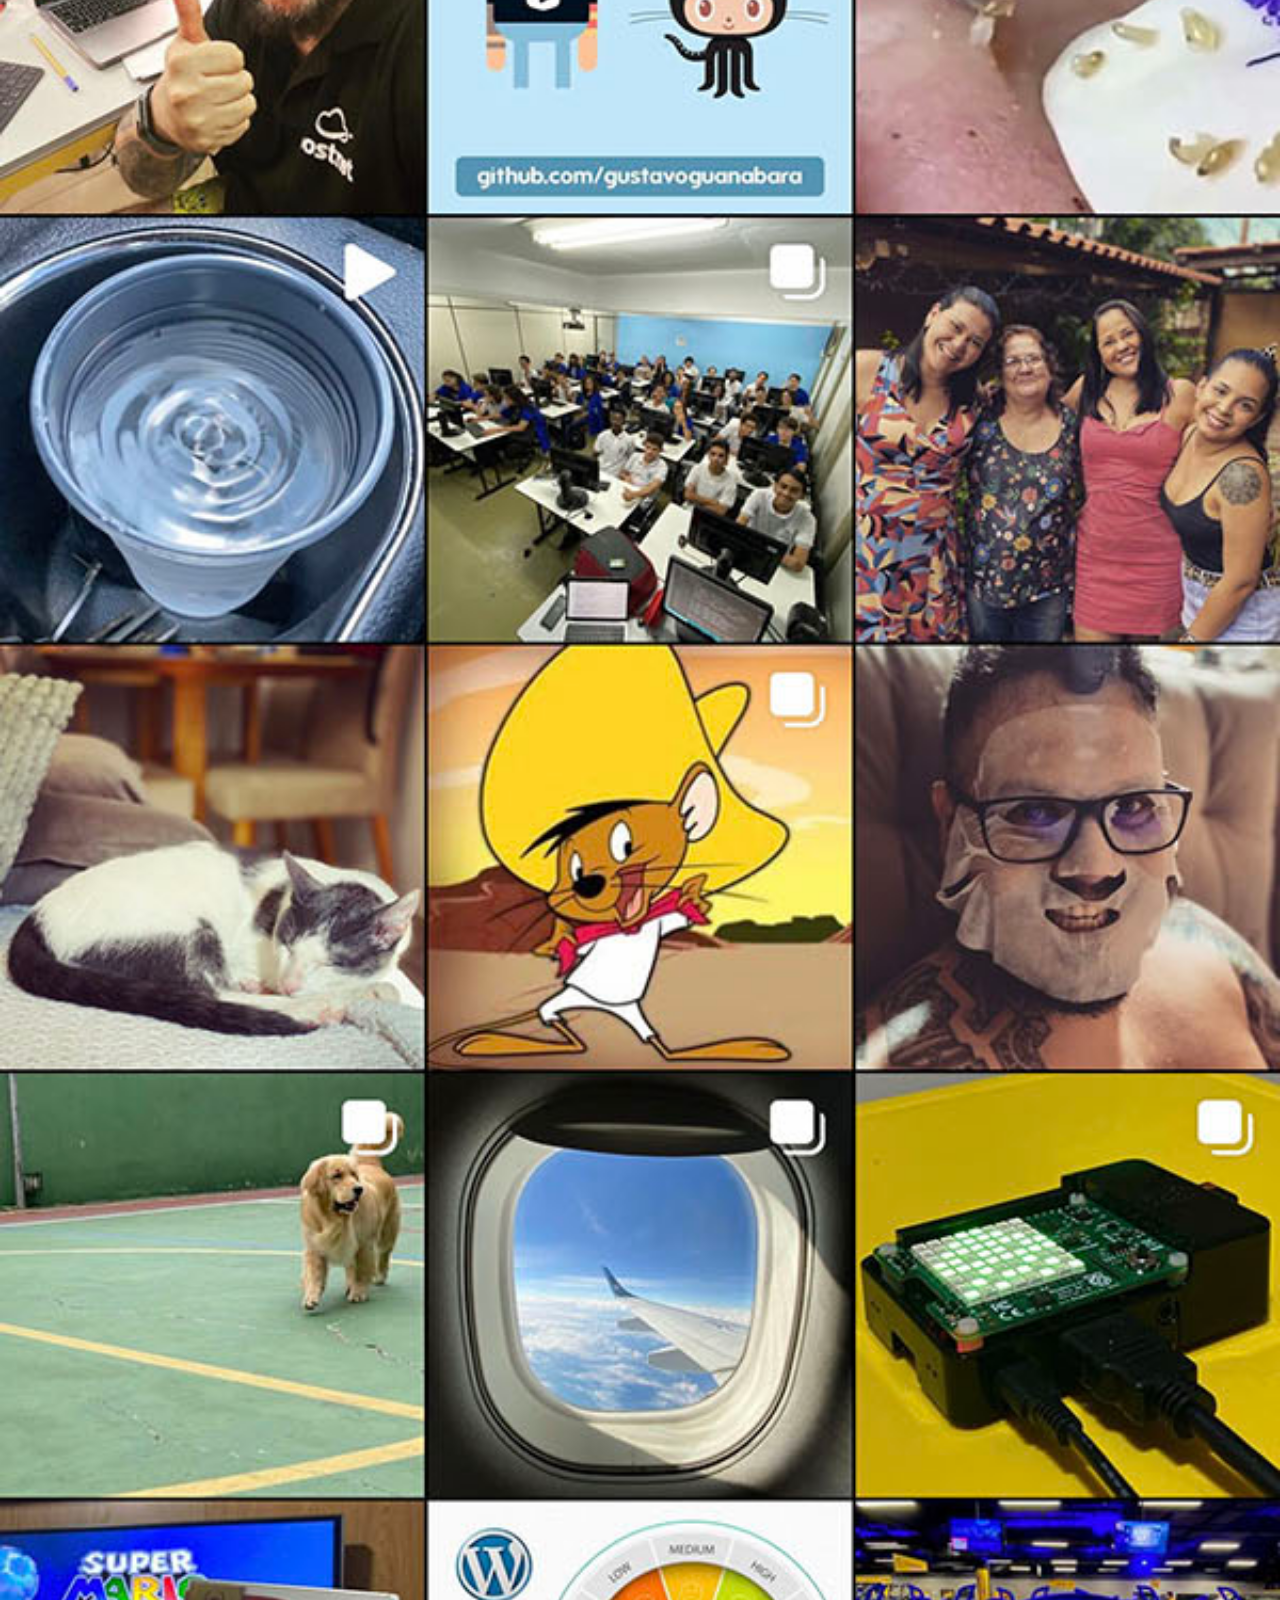
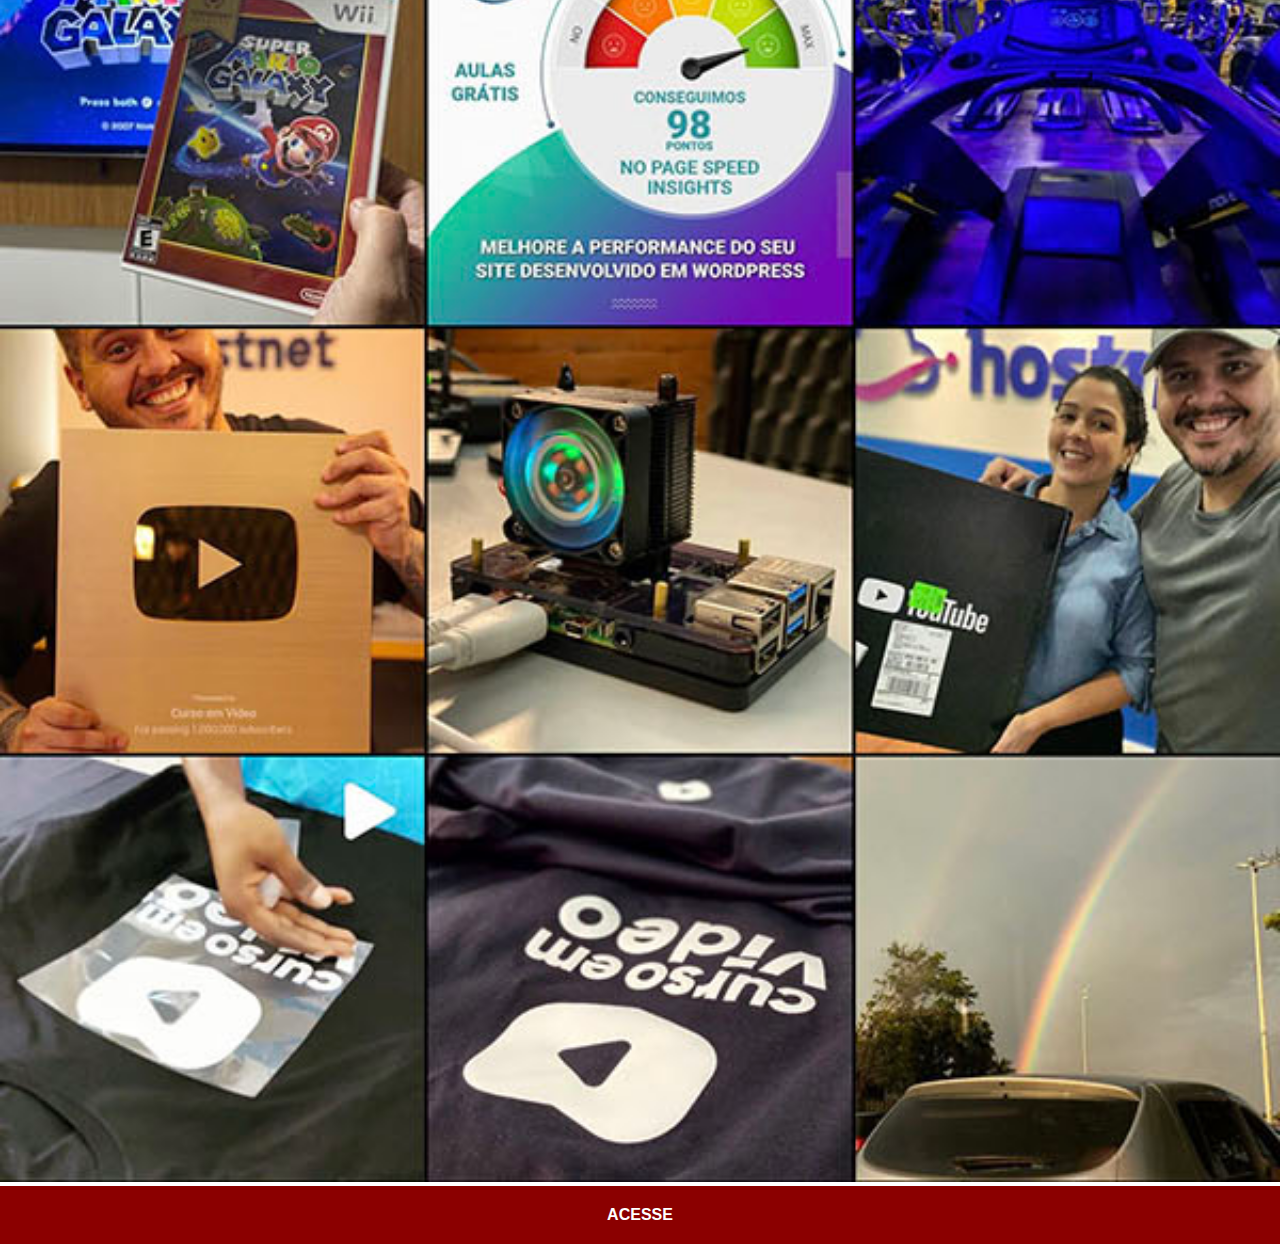
<file: instagram.html>
<!DOCTYPE html>
<html lang="pt-pt">
<head>
    <meta charset="UTF-8">
    <meta name="viewport" content="width=device-width, initial-scale=1.0">
    <title>Instagram</title>
    <link rel="stylesheet" href="estilos/social.css">
</head>
<body>
    <img src="imagens/tela-instagram.jpg" alt="Instagram">
    <a href="https://www.instagram.com/gustavoguanbara/" target="_blank">ACESSE</a>
</body>
</html>
</file>
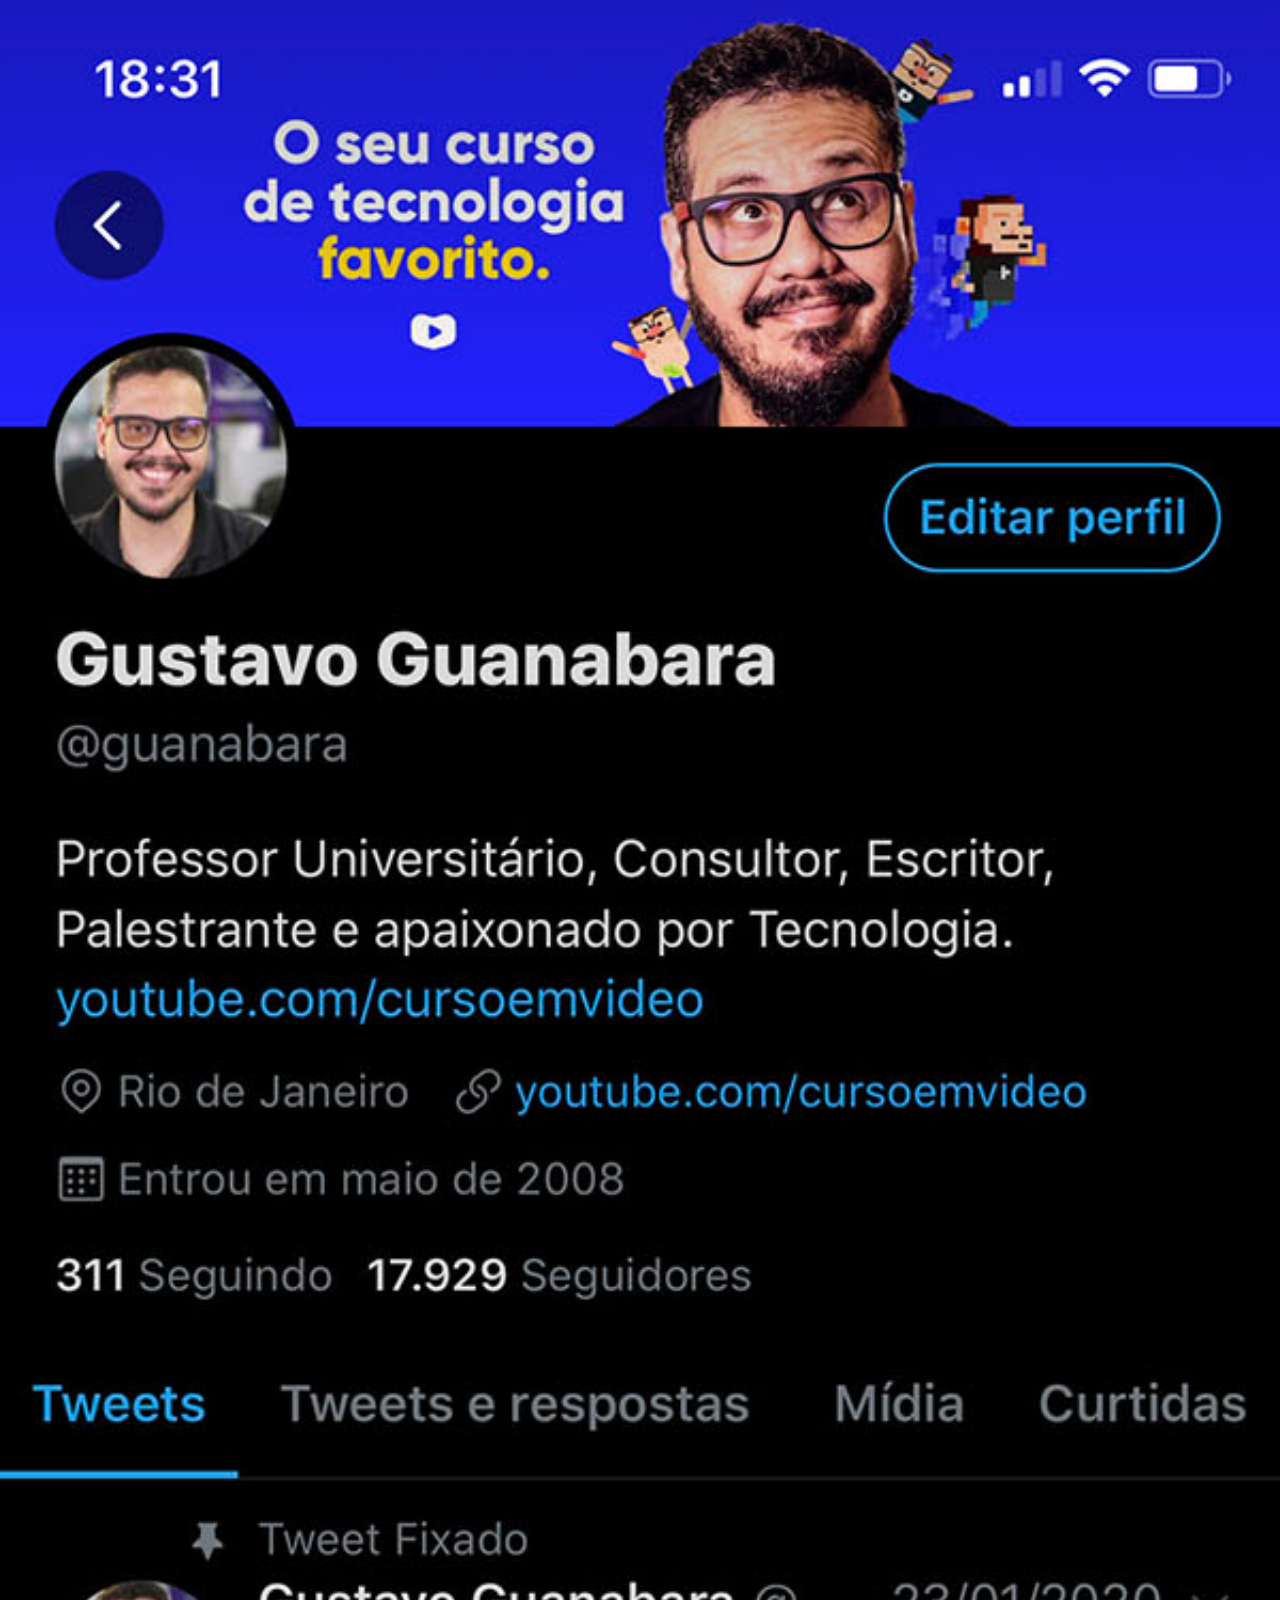
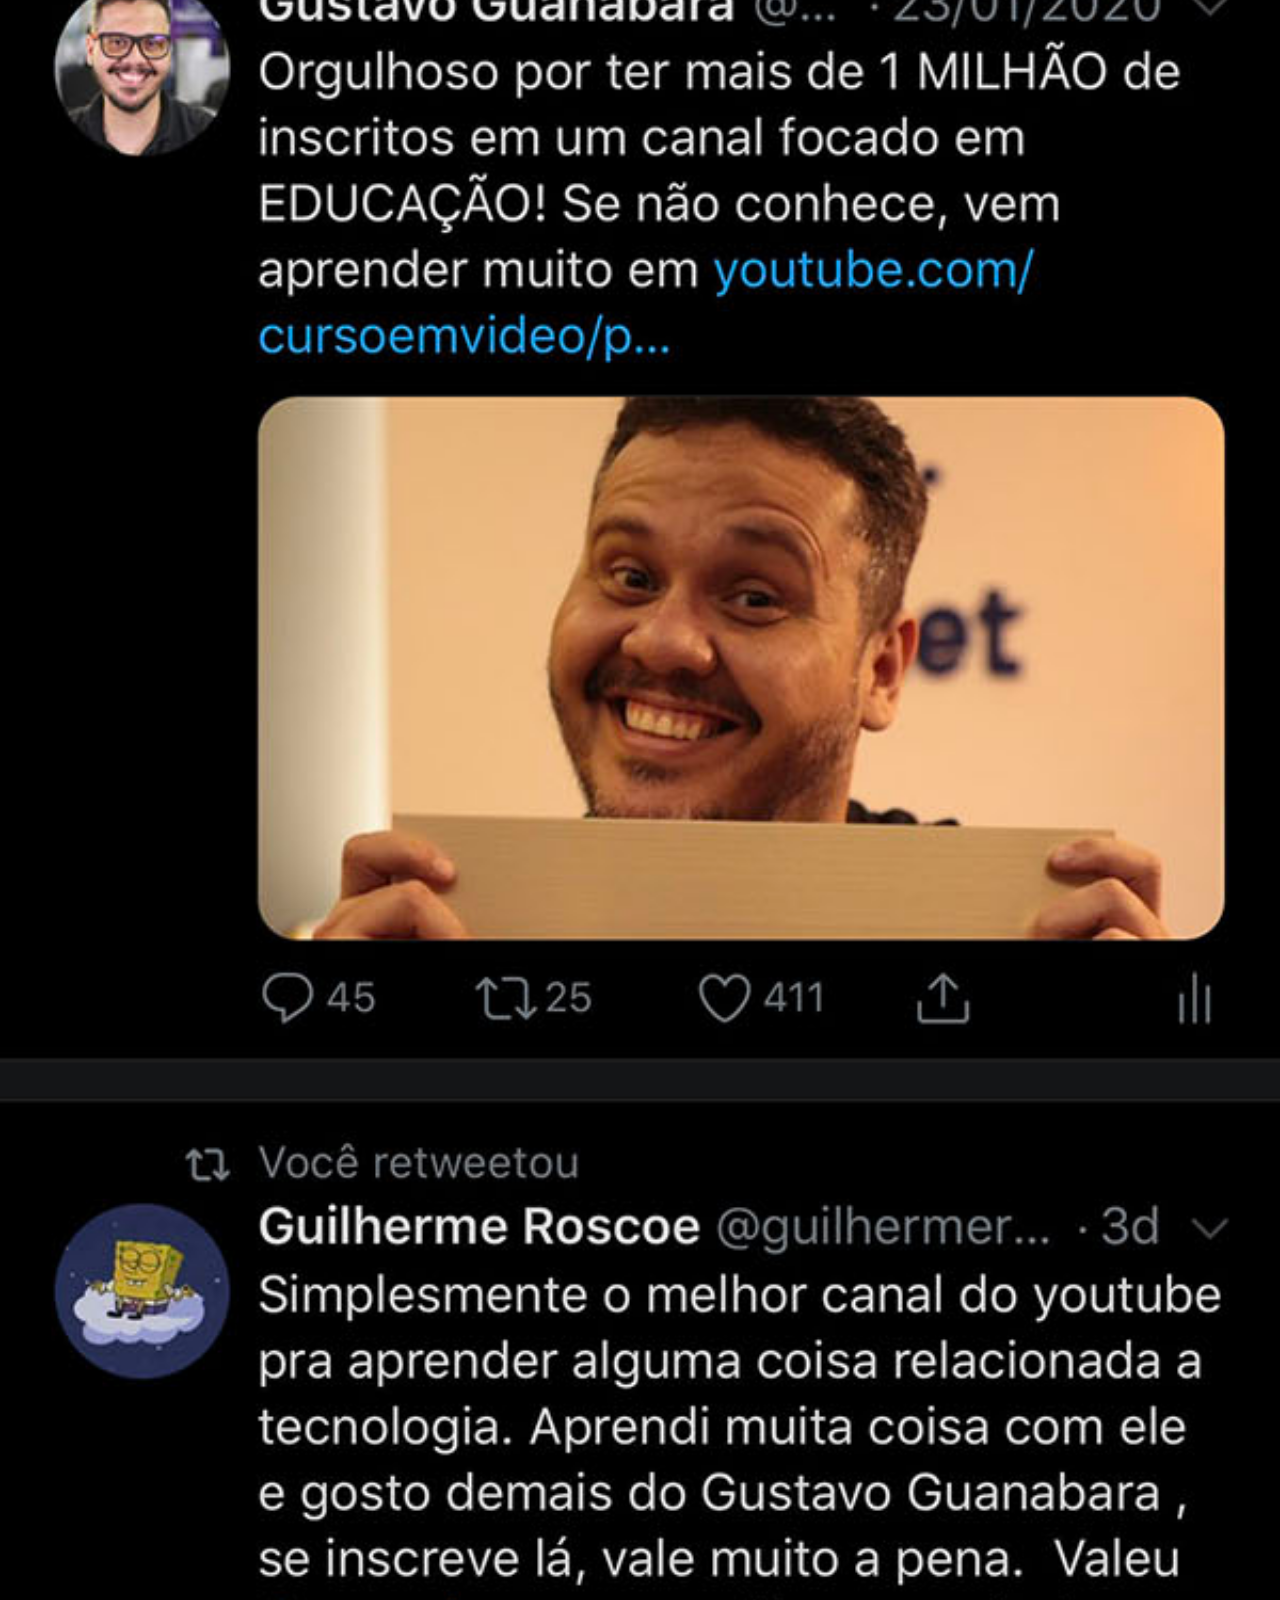
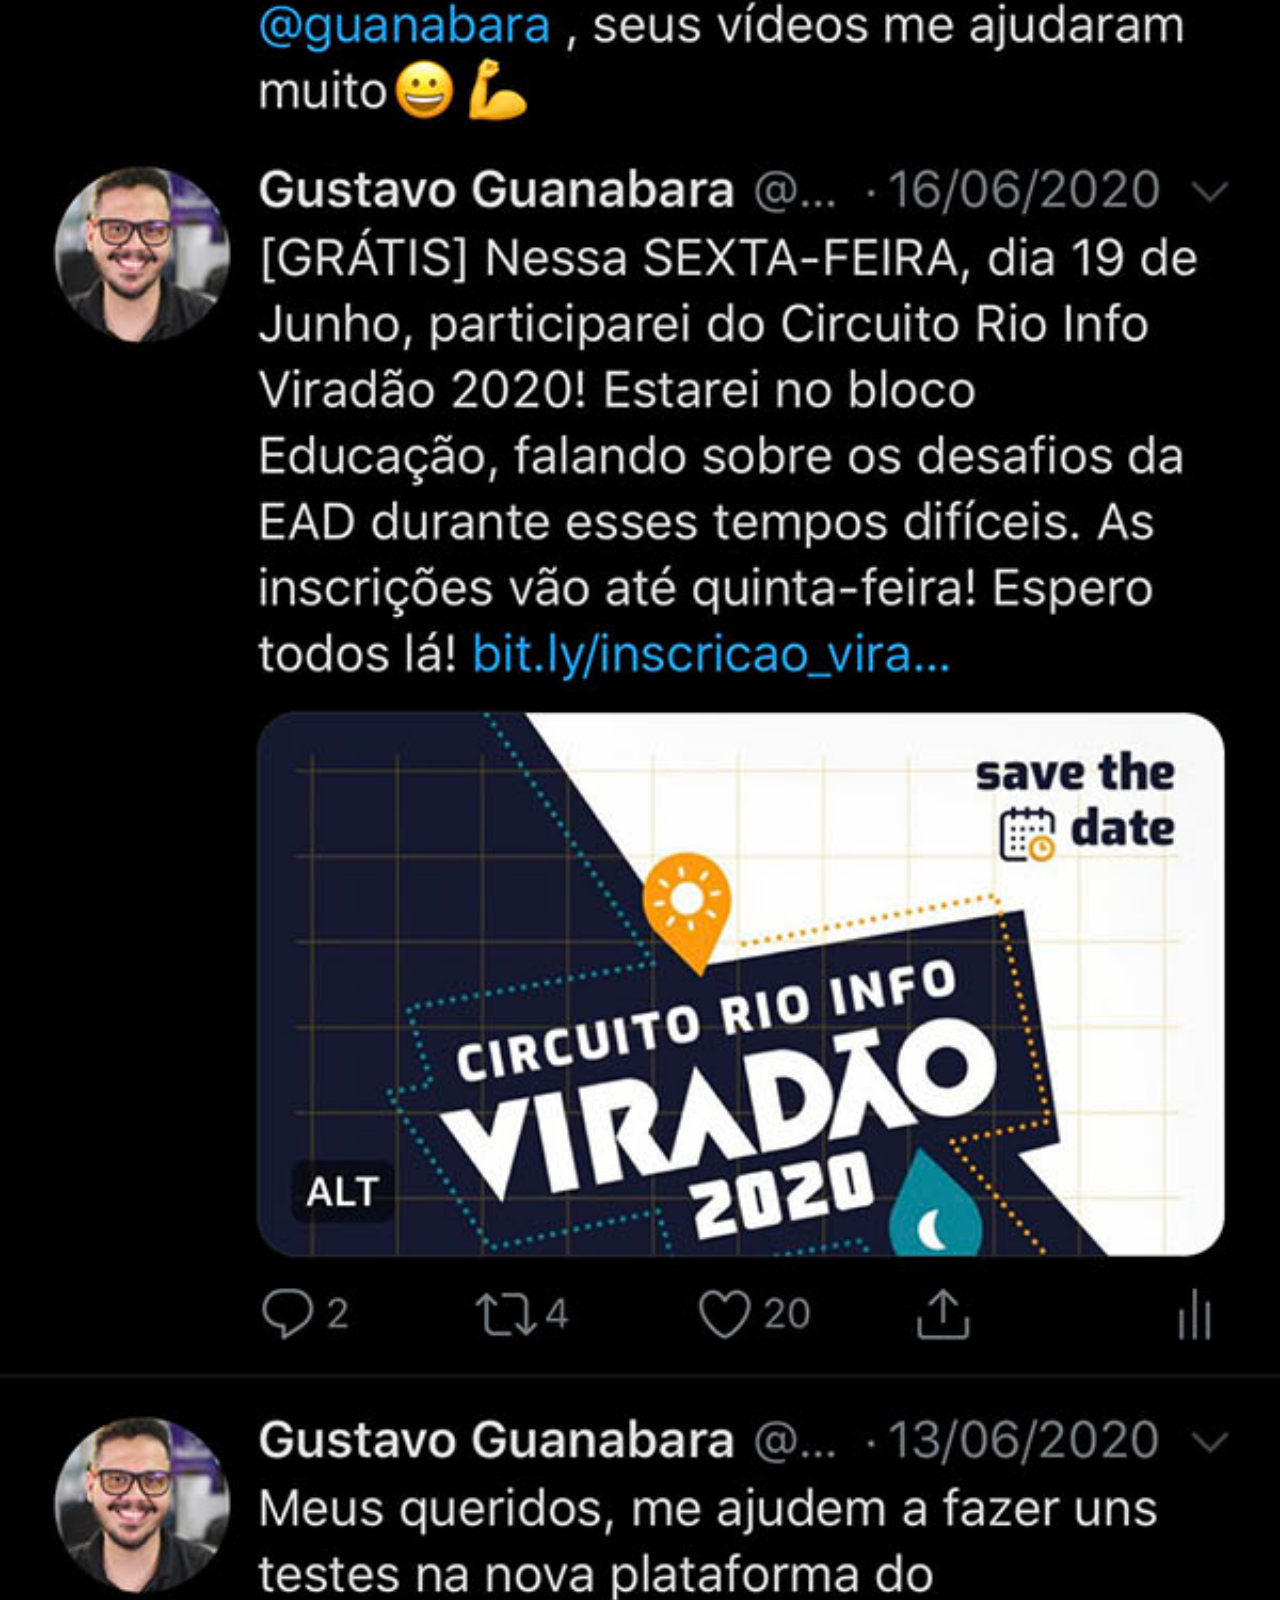
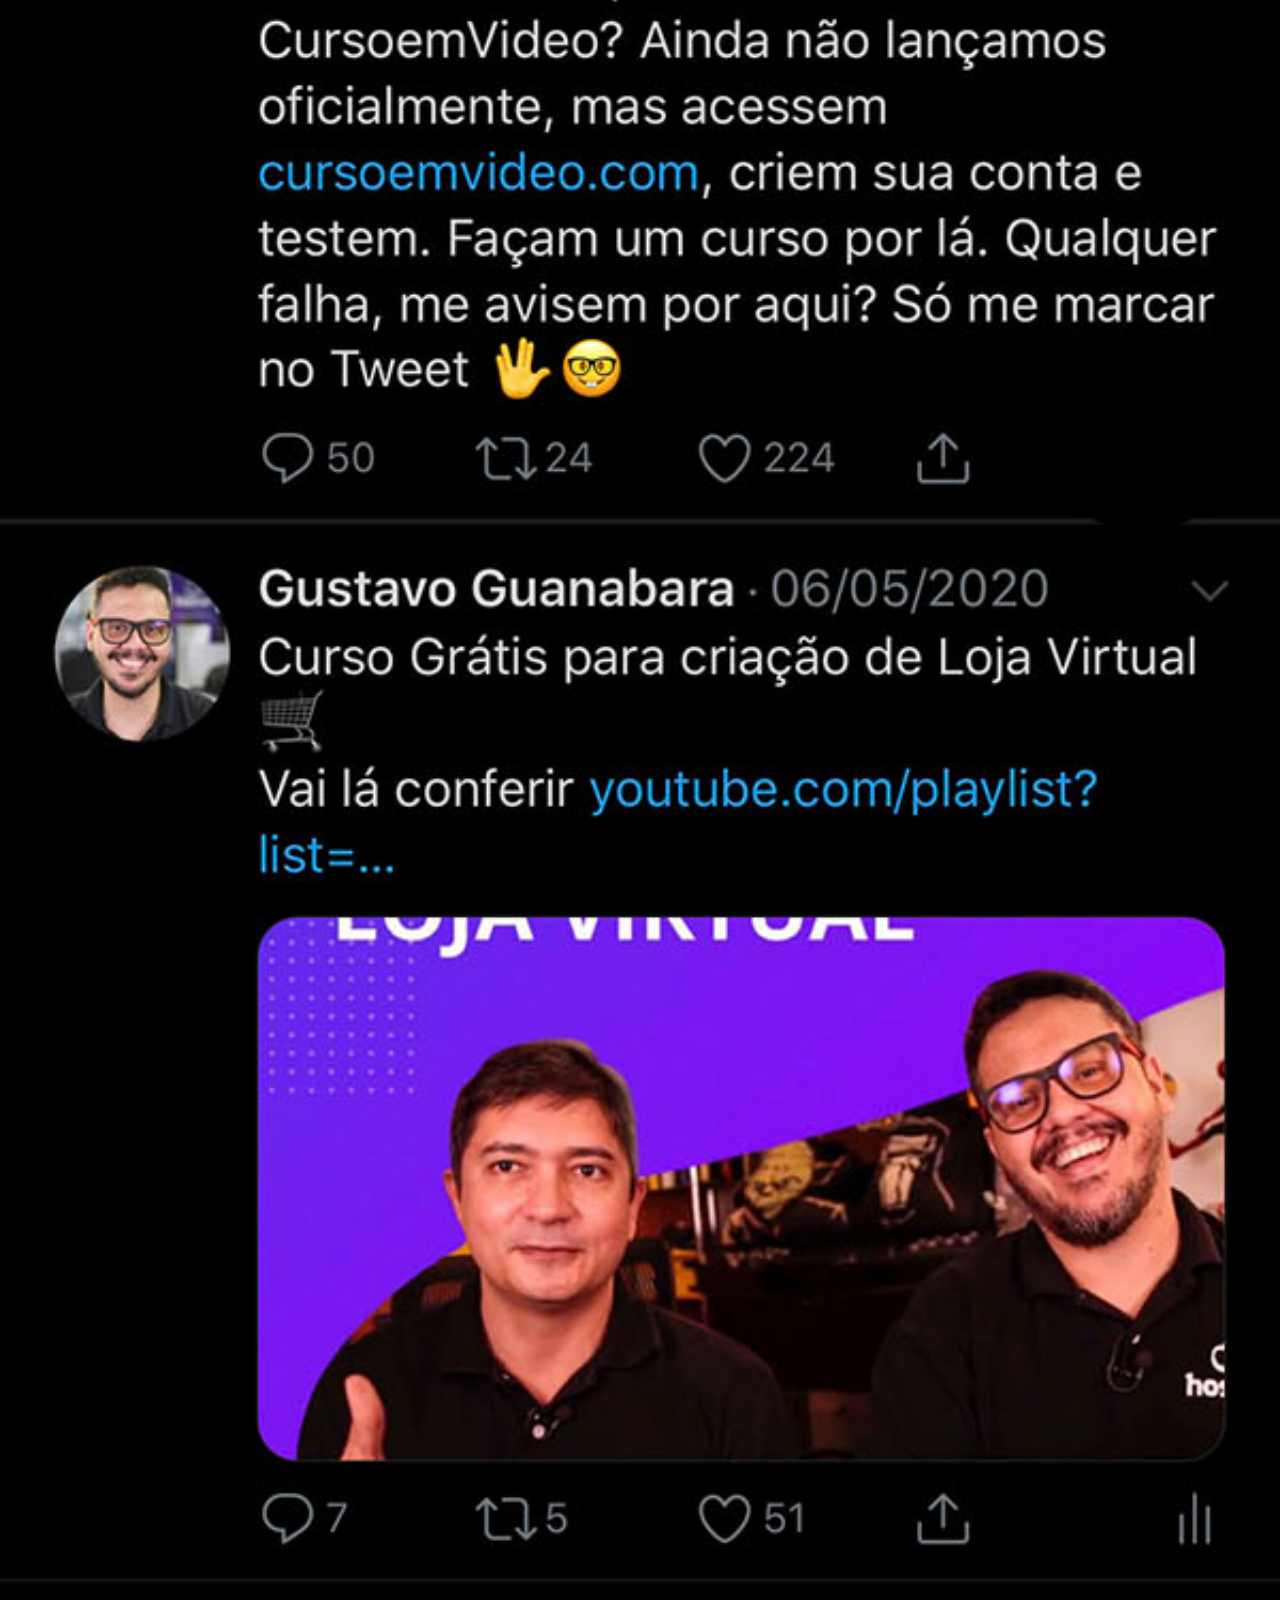
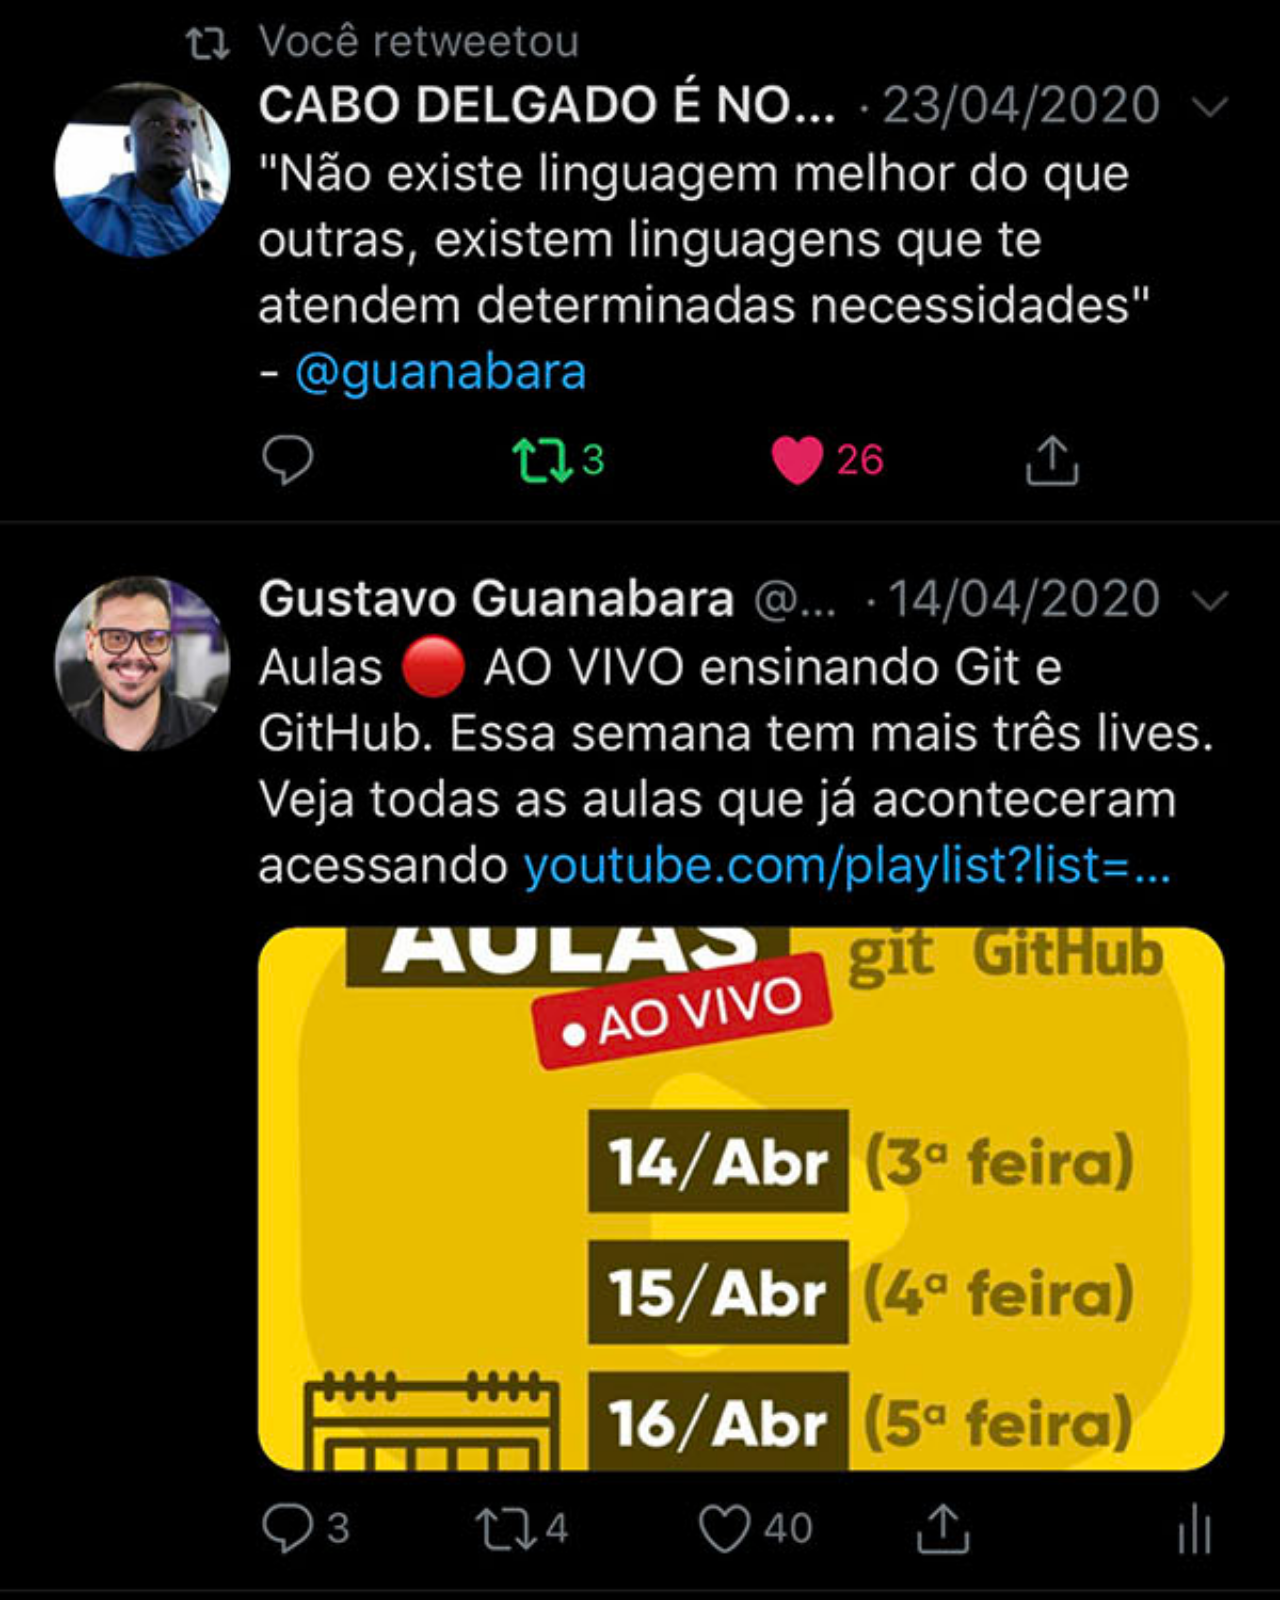
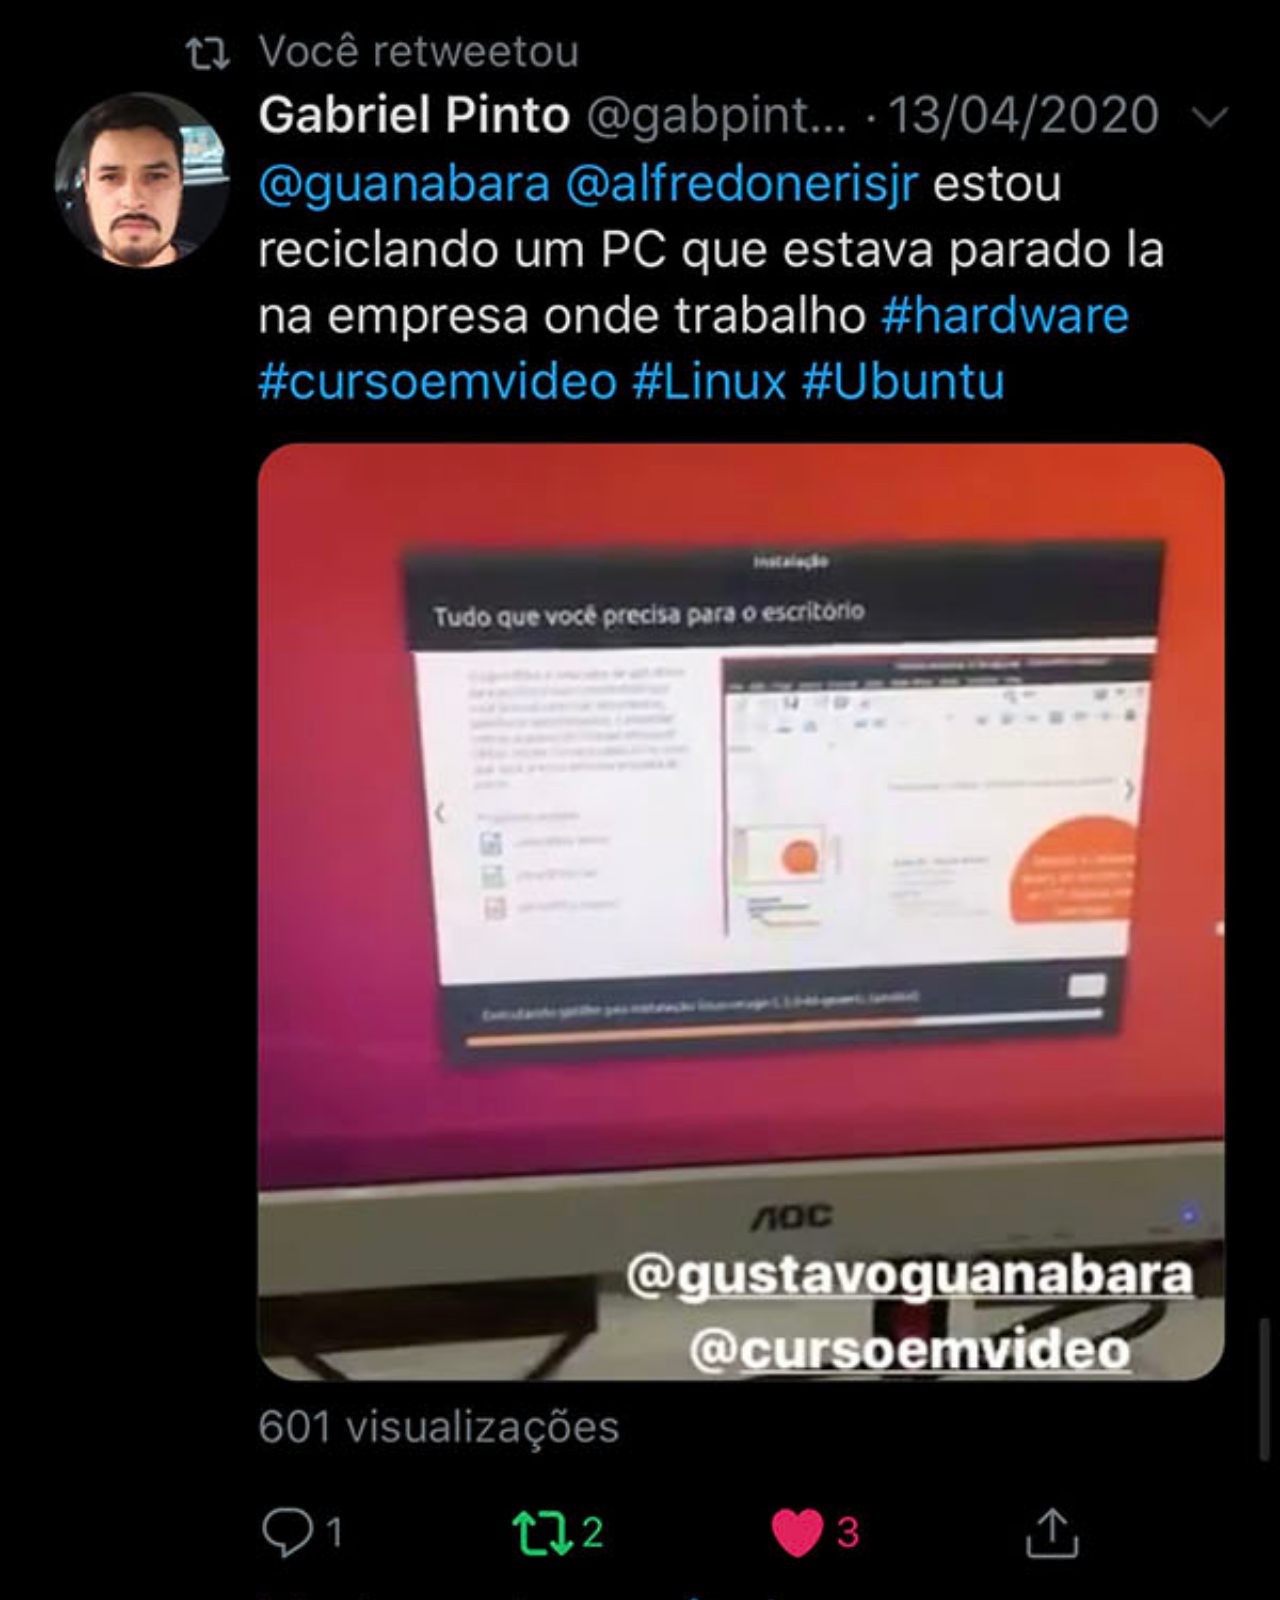
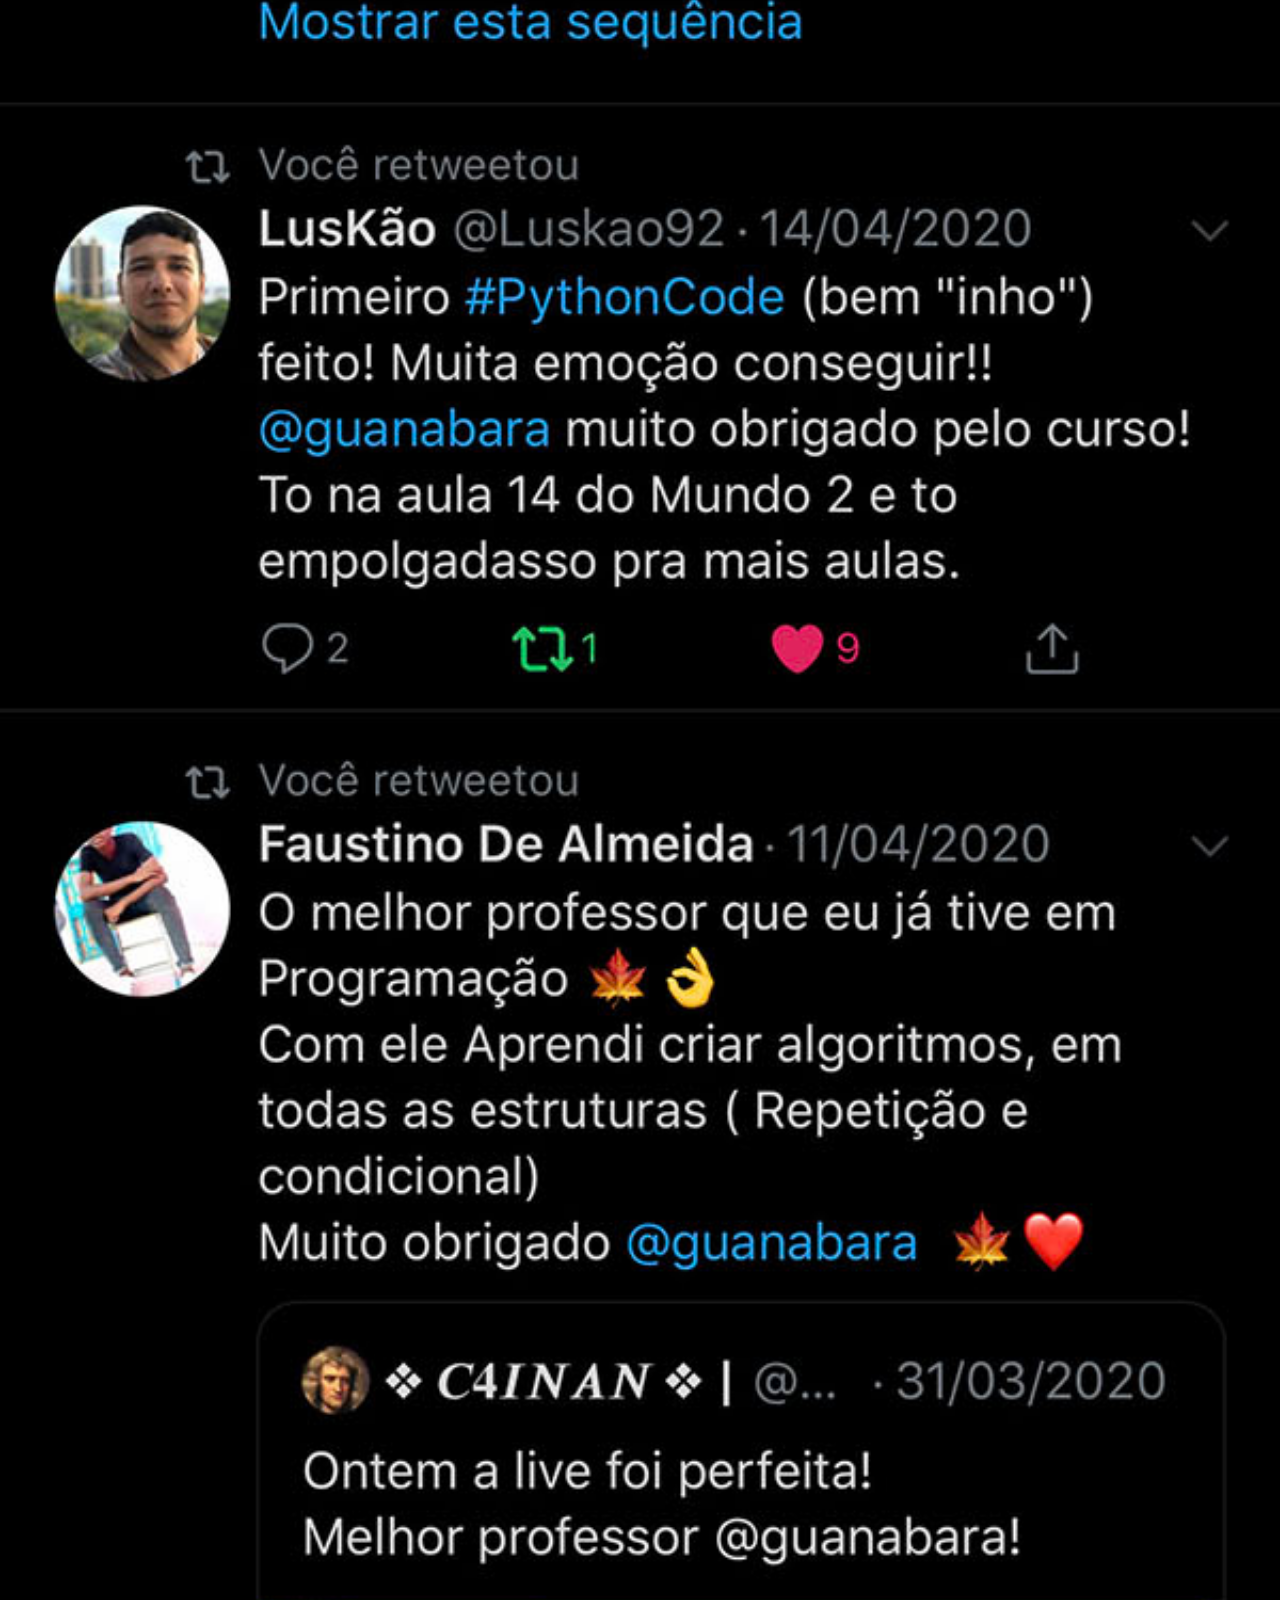
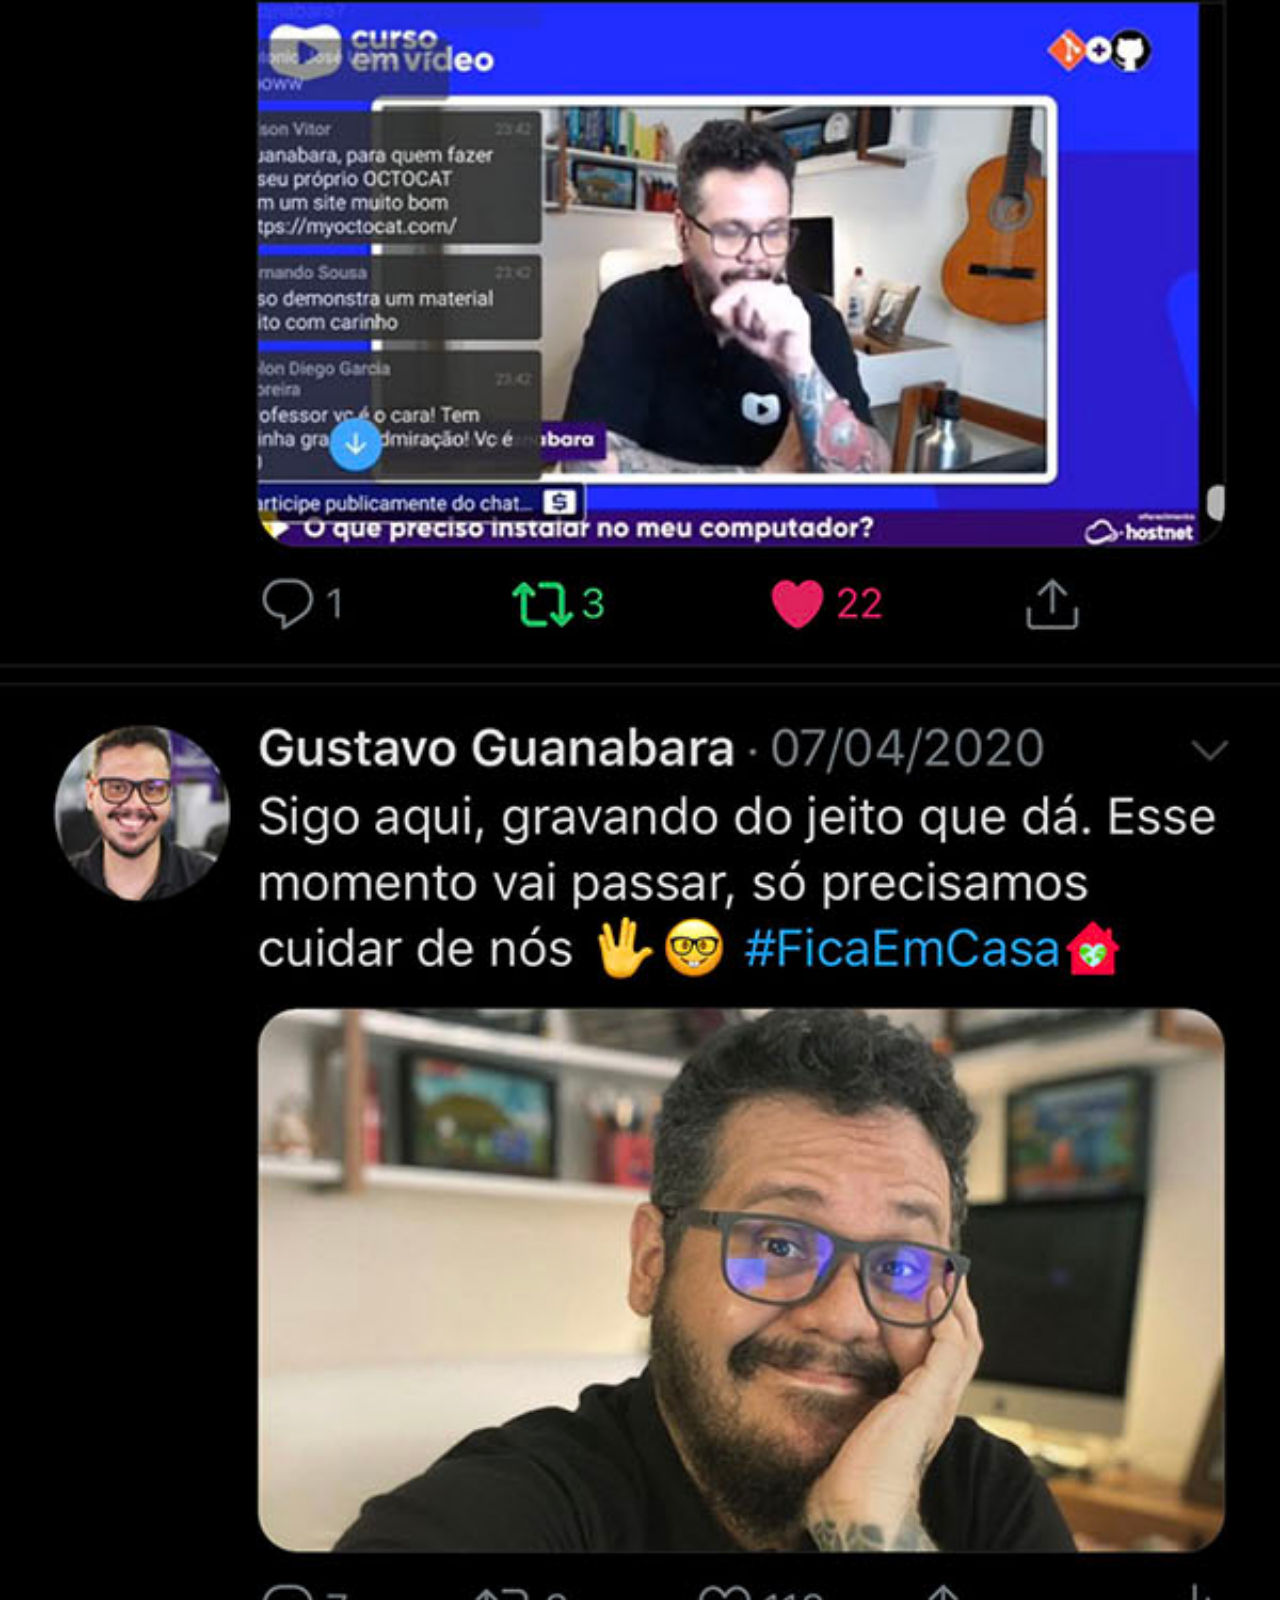
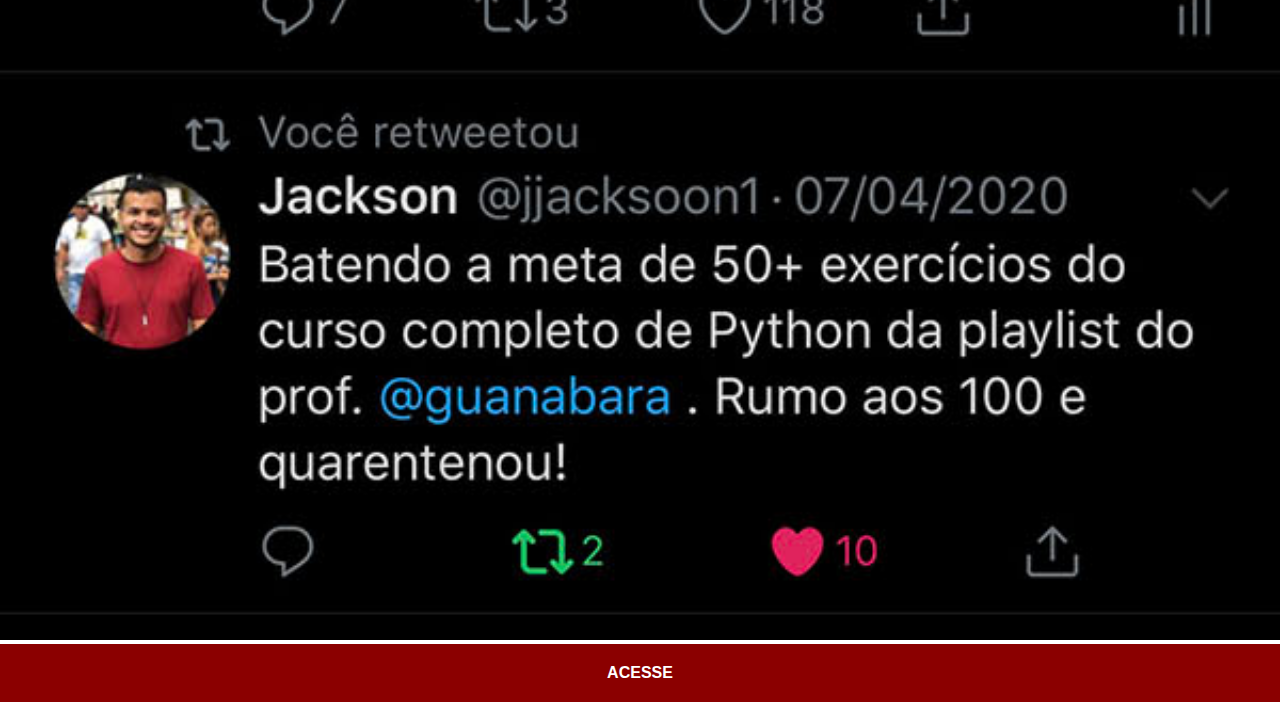
<file: twiter.html>
<!DOCTYPE html>
<html lang="pt-pt">
<head>
    <meta charset="UTF-8">
    <meta name="viewport" content="width=device-width, initial-scale=1.0">
    <title>Twitter</title>
    <link rel="stylesheet" href="estilos/social.css">
</head>
<body>
    <img src="imagens/tela-twitter.jpg" alt="Twitter">
    <a href="https://www.twitter.com/man.robe/" target="_blank">ACESSE</a>
</body>
</html>
</file>
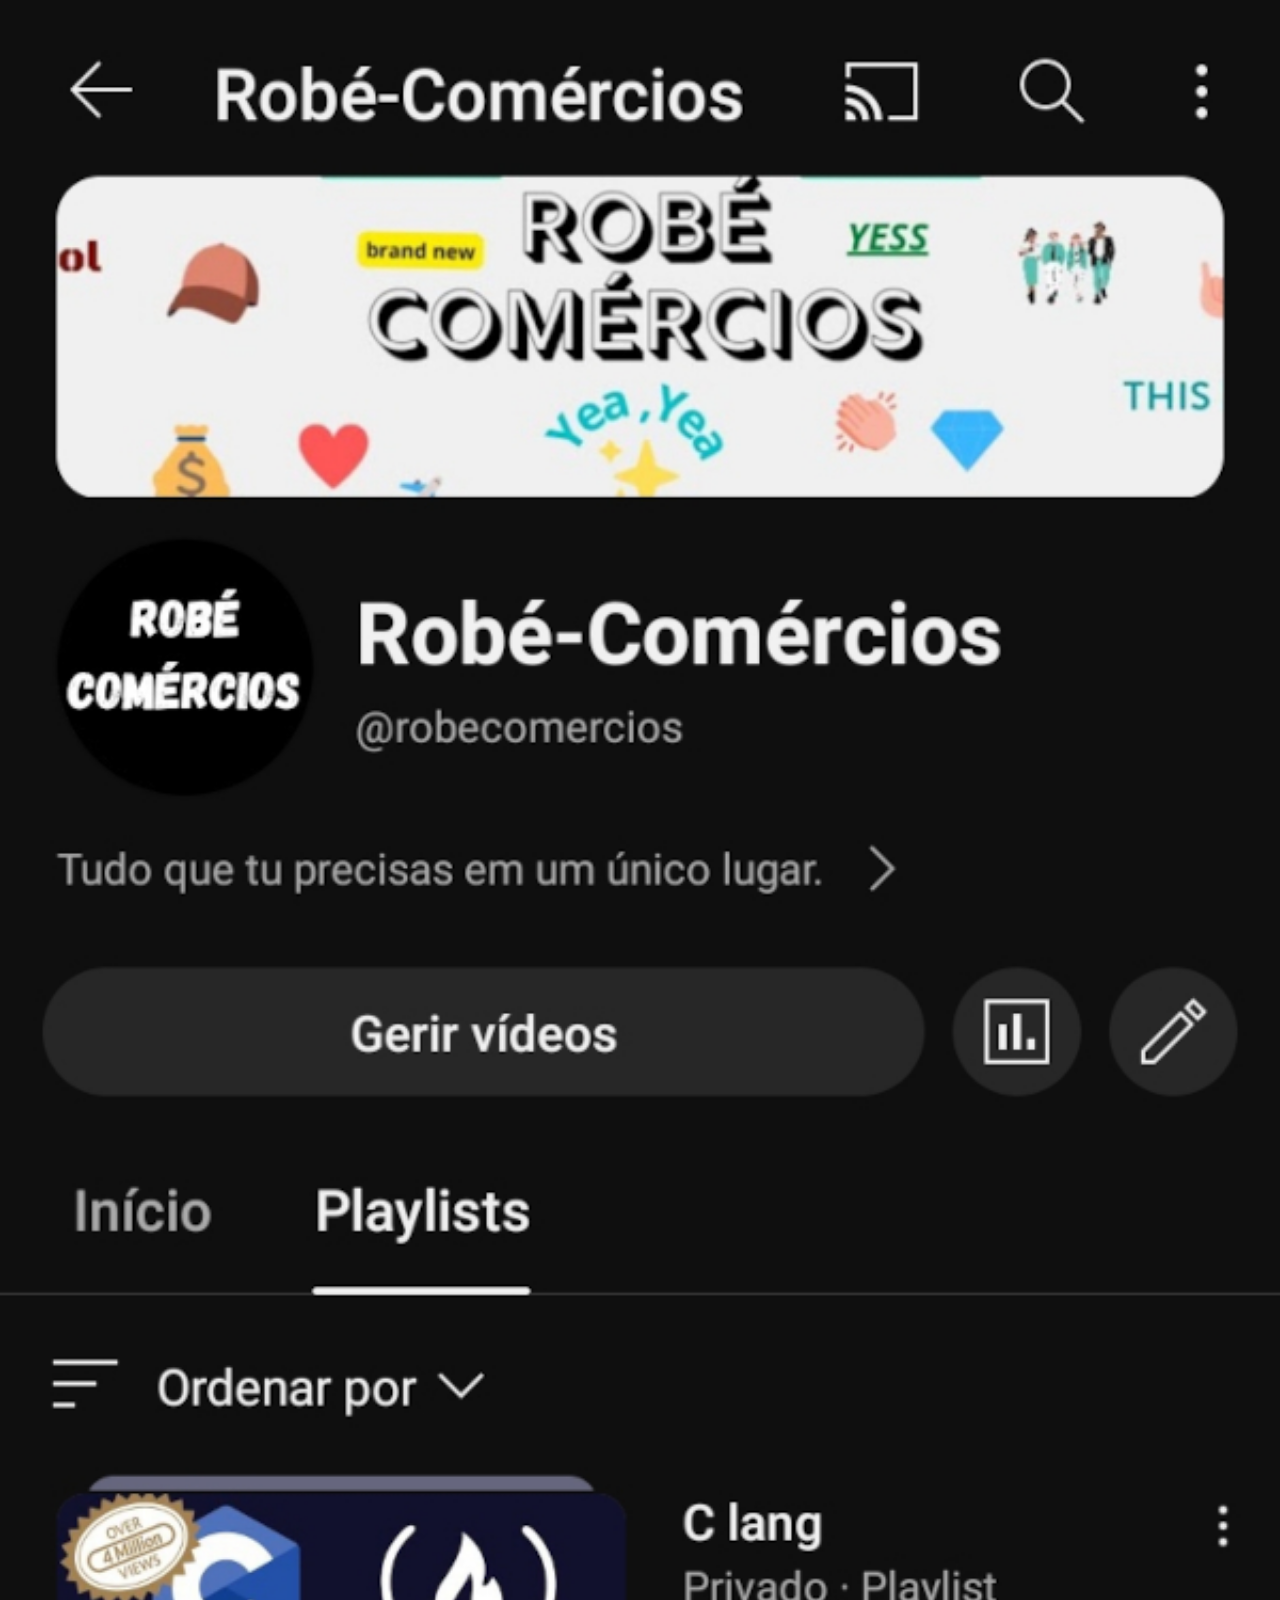
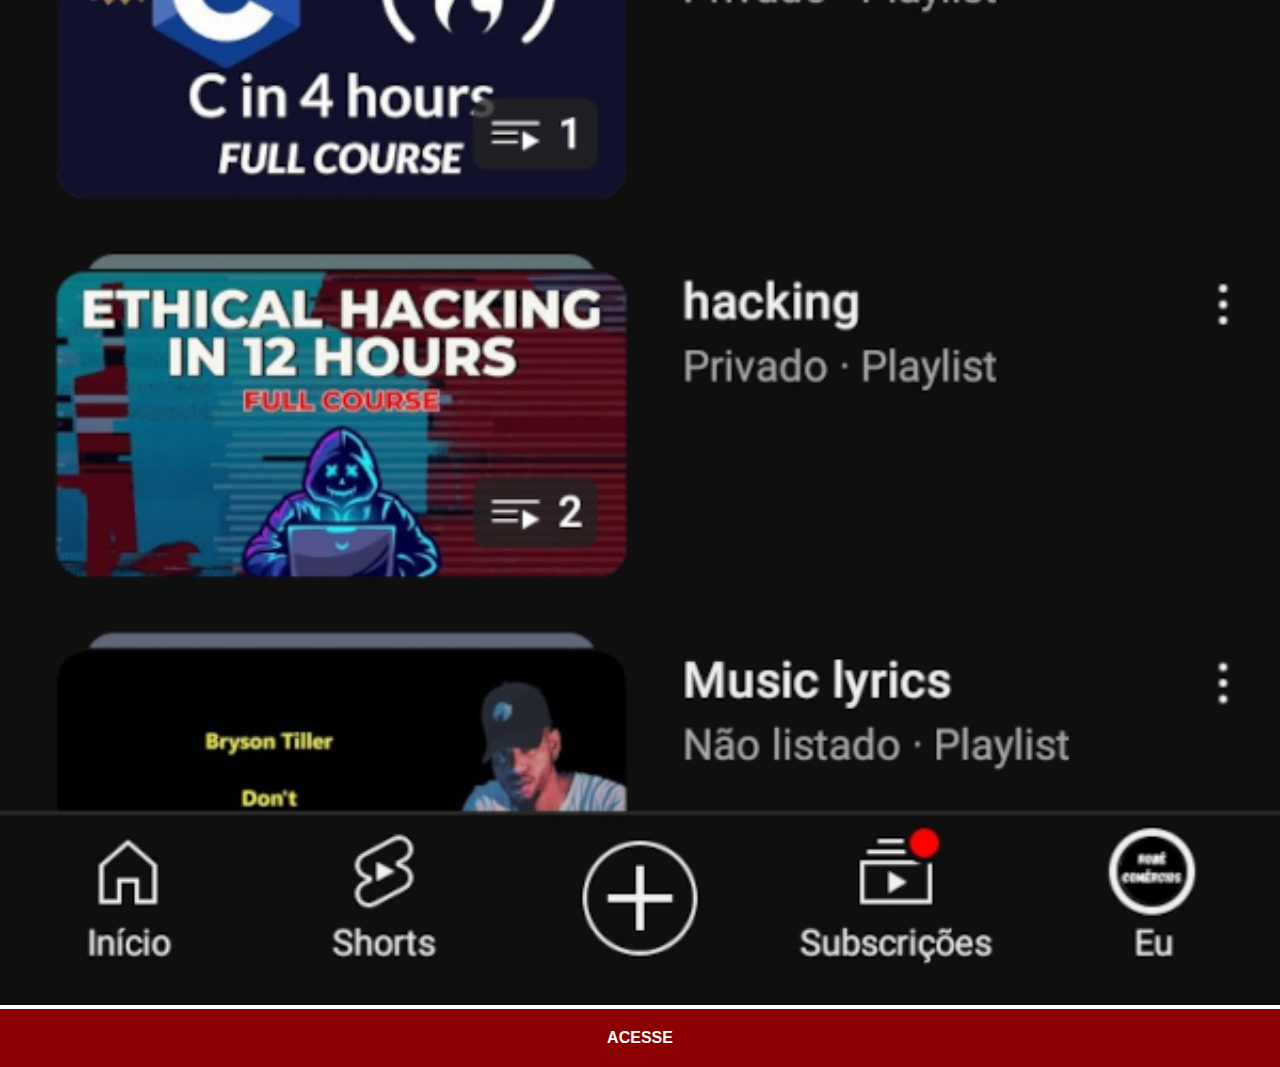
<file: youtube.html>
<!DOCTYPE html>
<html lang="en">
<head>
    <meta charset="UTF-8">
    <meta name="viewport" content="width=device-width, initial-scale=1.0">
    <title>Youtube</title>
    <link rel="stylesheet" href="estilos/social.css">
</head>
<body>
    <img src="imagens/tela-youtube.jpg" alt="Youtube">
    <a href="https://www.youtube.com/@robecomercios/playlists" target="_blank">ACESSE</a>
</body>
</html>
</file>
<file: estilos/style.css>
@charset "UTF-8";

* {
    margin: 0px;
    padding: 0px;
    font-family: Arial, Helvetica, sans-serif;
}

html, body {
    height: 100vh;
    width: 100vw;
    background-color: black;
}

body {
    background: url('../imagens/fundo-madeira.jpg') no-repeat top center;
    background-size: cover;
    background-attachment: fixed;
}

main {
    position: relative;
    height: 100vh;
}

section#telefone {
    position: absolute;
    top: 50%;
    left: 50%;
    transform: translate(-50%, -50%);

    height: 627px;
    width: 311px;
    
    background: url('../imagens/frame-iphone.png') no-repeat;
}

iframe#tela{
    position: relative;
    top: 80px;
    left: 22px;
    width: 267px;
    height: 471px;
}

section#redes-sociais {
    text-align: right;
}


section#redes-sociais img {
    width: 50px;
    margin: 10px;
    border-radius: 50%;
    box-shadow: 2px 2px 5px rgba(0, 0, 0, 0.400);
    box-sizing: border-box;
}

section#redes-sociais img:hover {
    border: 2px solid rgba(255, 255, 255, 0.637);
    transform: translate(-3px, -10px);
    box-shadow: 5px 5px 10px rgba(0, 0, 0, 0.623);
    transition: transform .3s, boder 1s;
}
</file>
<file: estilos/social.css>
@charset "UTF-8";

*{
    margin: 0px;
    padding: 0px;
    font-family: Arial, Helvetica, sans-serif;
}

::-webkit-scrollbar {
    width: 0px;
    height: 0px;
}
img {
    width: 100vw;
}
a {
    display: block;
    background-color: darkred;
    color: white;
    padding: 20px;
    text-align: center;
    font-weight: bolder;
    text-decoration: none;

}
a:hover{
    background-color: red;
}
</file>
